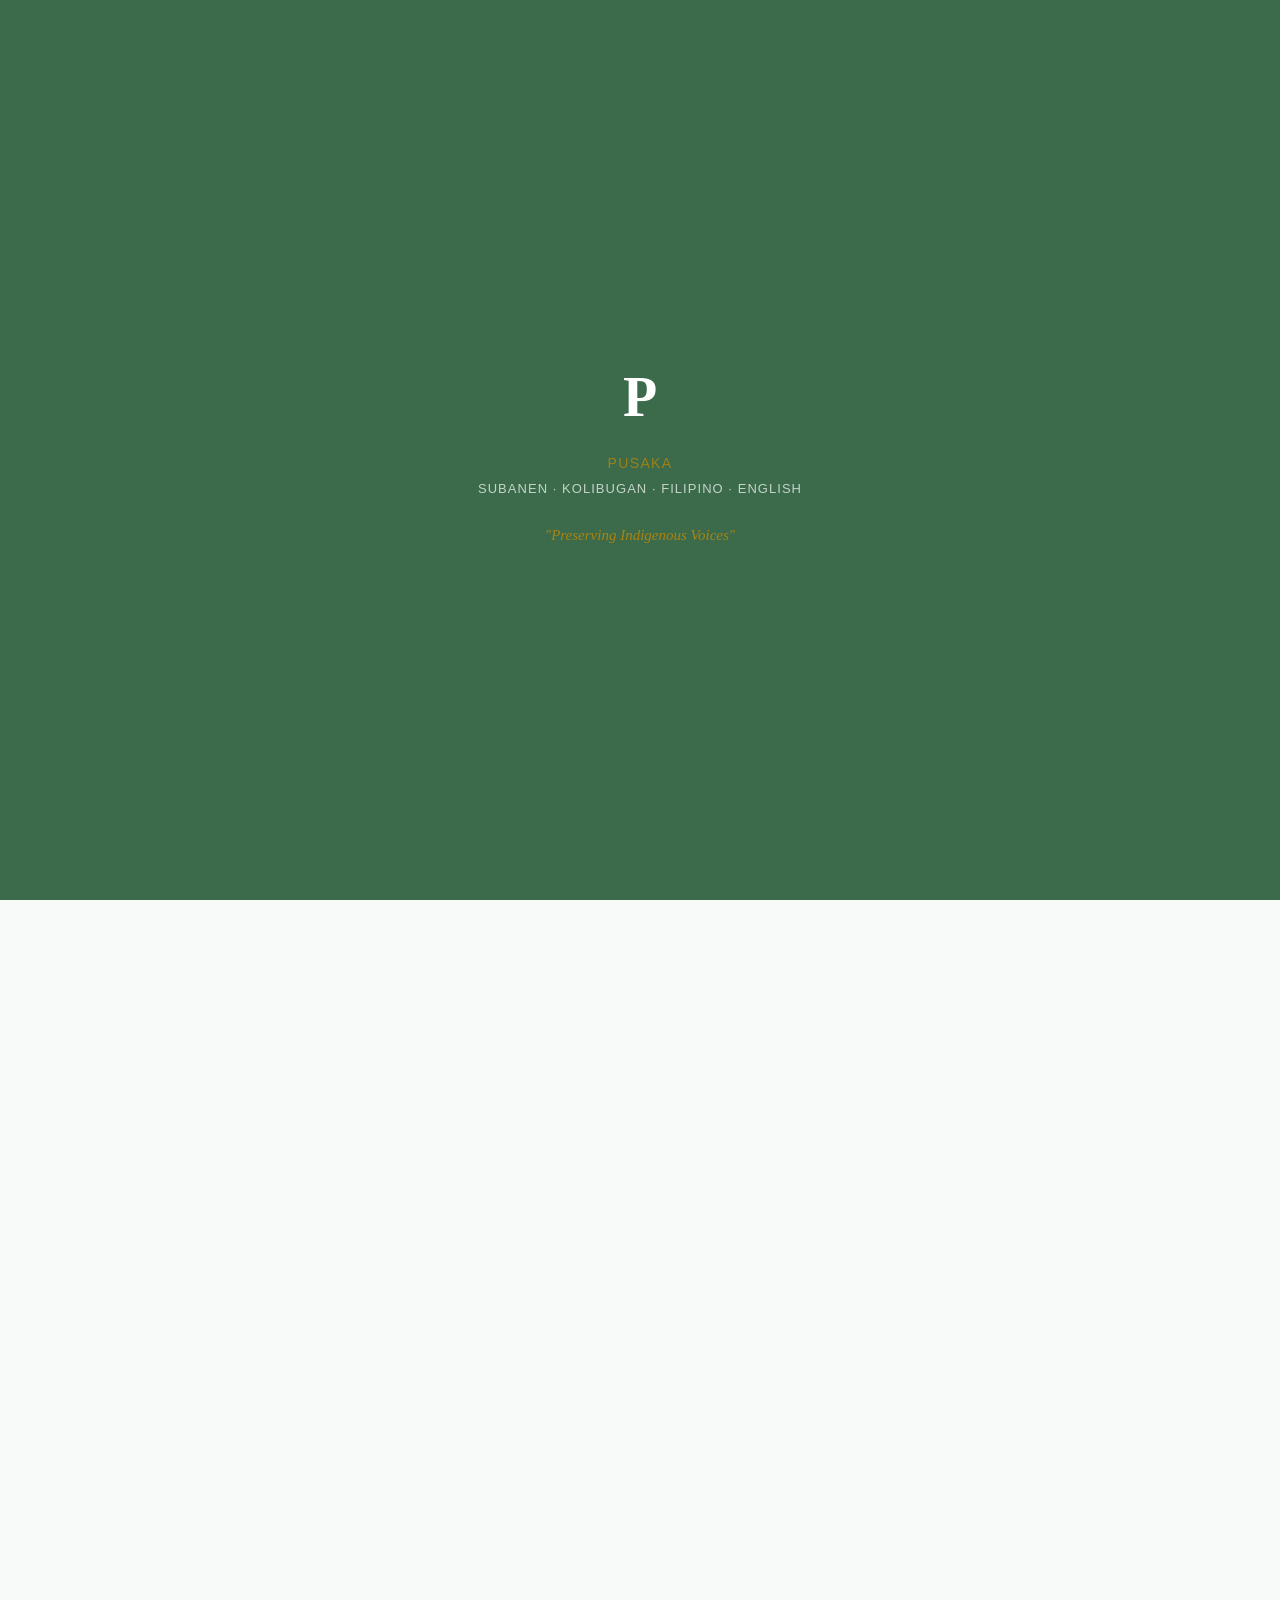
<file: index.html>
<!DOCTYPE html>
<html lang="en">

<head>
    <meta charset="UTF-8">
    <meta http-equiv="refresh" content="0; url=public/index.html">
    <title>Redirecting...</title>
</head>

<body>
    <p>If you are not redirected, <a href="public/index.html">click here</a>.</p>
</body>

</html>
</file>
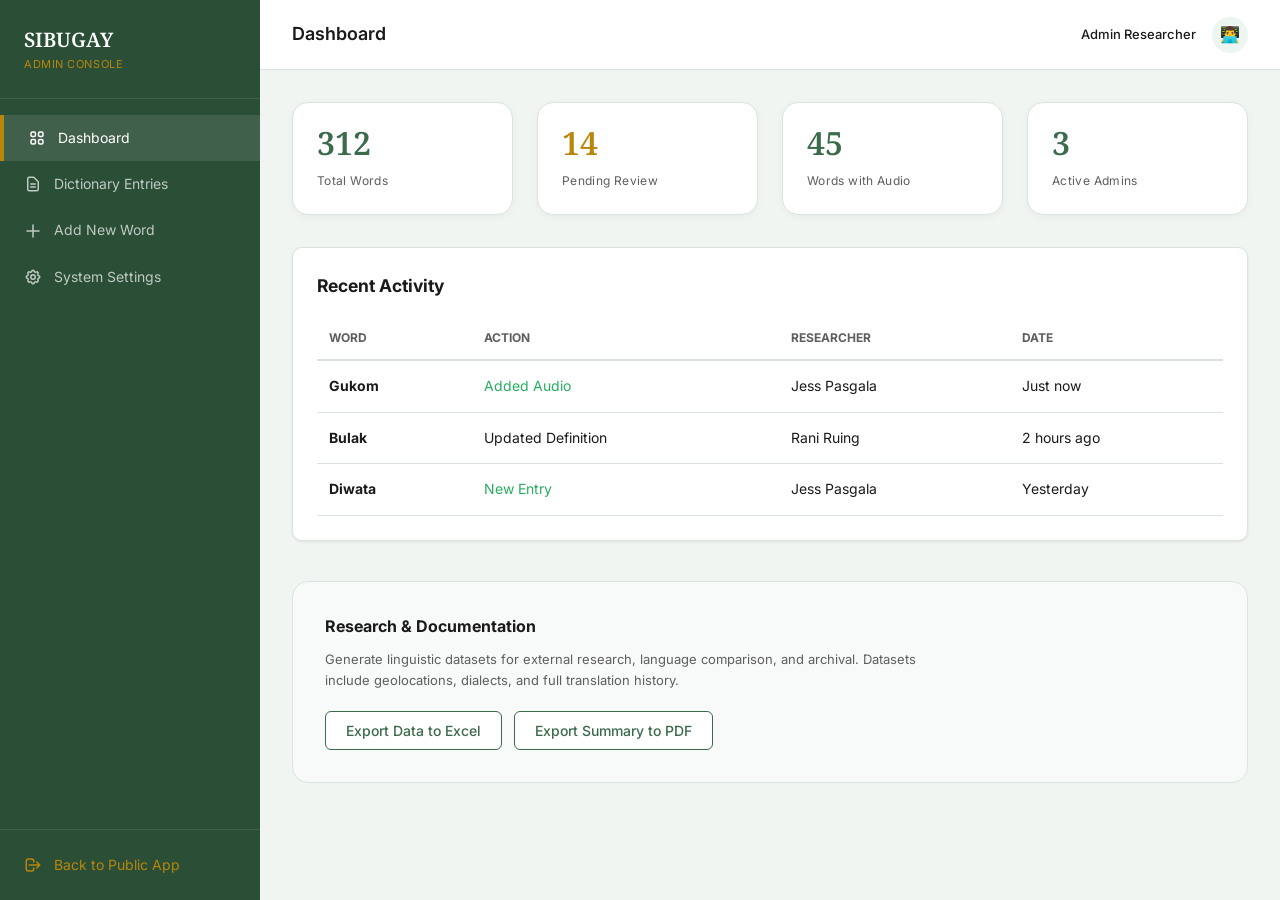
<file: admin/admin.html>
<!DOCTYPE html>
<html lang="en">
<head>
  <meta charset="UTF-8">
  <meta name="viewport" content="width=device-width, initial-scale=1.0">
  <title>Admin Dashboard — Project SIBUGAY</title>
  <link rel="preconnect" href="https://fonts.googleapis.com" />
  <link rel="preconnect" href="https://fonts.gstatic.com" crossorigin />
  <link href="https://fonts.googleapis.com/css2?family=Noto+Serif:ital,wght@0,400;0,600;1,400&family=Inter:wght@400;500;600&display=swap" rel="stylesheet" />
  <link rel="stylesheet" href="../public/css/styles.css" />
  <link rel="stylesheet" href="css/admin.css" />
</head>
<body>

<div class="admin-layout">
  
  <!-- SIDEBAR -->
  <aside class="sidebar">
    <div class="sidebar__header">
      <div class="sidebar__title">SIBUGAY</div>
      <div class="sidebar__subtitle">Admin Console</div>
    </div>
    <nav class="sidebar__nav">
      <a href="#" class="sidebar__link active" data-view="dashboard">
        <svg xmlns="http://www.w3.org/2000/svg" width="18" height="18" fill="none" viewBox="0 0 24 24" stroke="currentColor" stroke-width="2"><path stroke-linecap="round" stroke-linejoin="round" d="M4 6a2 2 0 012-2h2a2 2 0 012 2v2a2 2 0 01-2 2H6a2 2 0 01-2-2V6zm10 0a2 2 0 012-2h2a2 2 0 012 2v2a2 2 0 01-2 2h-2a2 2 0 01-2-2V6zM4 16a2 2 0 012-2h2a2 2 0 012 2v2a2 2 0 01-2 2H6a2 2 0 01-2-2v-2zm10 0a2 2 0 012-2h2a2 2 0 012 2v2a2 2 0 01-2 2h-2a2 2 0 01-2-2v-2z" /></svg>
        Dashboard
      </a>
      <a href="#" class="sidebar__link" data-view="entries">
        <svg xmlns="http://www.w3.org/2000/svg" width="18" height="18" fill="none" viewBox="0 0 24 24" stroke="currentColor" stroke-width="2"><path stroke-linecap="round" stroke-linejoin="round" d="M9 12h6m-6 4h6m2 5H7a2 2 0 01-2-2V5a2 2 0 012-2h5.586a1 1 0 01.707.293l5.414 5.414a1 1 0 01.293.707V19a2 2 0 01-2 2z" /></svg>
        Dictionary Entries
      </a>
      <a href="#" class="sidebar__link" data-view="add">
        <svg xmlns="http://www.w3.org/2000/svg" width="18" height="18" fill="none" viewBox="0 0 24 24" stroke="currentColor" stroke-width="2"><path stroke-linecap="round" stroke-linejoin="round" d="M12 4v16m8-8H4" /></svg>
        Add New Word
      </a>
      <a href="#" class="sidebar__link">
        <svg xmlns="http://www.w3.org/2000/svg" width="18" height="18" fill="none" viewBox="0 0 24 24" stroke="currentColor" stroke-width="2"><path stroke-linecap="round" stroke-linejoin="round" d="M10.325 4.317c.426-1.756 2.924-1.756 3.35 0a1.724 1.724 0 002.573 1.066c1.543-.94 3.31.826 2.37 2.37a1.724 1.724 0 001.065 2.572c1.756.426 1.756 2.924 0 3.35a1.724 1.724 0 00-1.066 2.573c.94 1.543-.826 3.31-2.37 2.37a1.724 1.724 0 00-2.572 1.065c-.426 1.756-2.924 1.756-3.35 0a1.724 1.724 0 00-2.573-1.066c-1.543.94-3.31-.826-2.37-2.37a1.724 1.724 0 00-1.065-2.572c-1.756-.426-1.756-2.924 0-3.35a1.724 1.724 0 001.066-2.573c-.94-1.543.826-3.31 2.37-2.37.996.608 2.296.07 2.572-1.065z" /><path stroke-linecap="round" stroke-linejoin="round" d="M15 12a3 3 0 11-6 0 3 3 0 016 0z" /></svg>
        System Settings
      </a>
    </nav>
    <div style="padding: 1.5rem; border-top: 1px solid rgba(255,255,255,0.1);">
      <a href="../public/index.html" class="sidebar__link" style="padding:0; color:var(--color-gold);">
        <svg xmlns="http://www.w3.org/2000/svg" width="18" height="18" fill="none" viewBox="0 0 24 24" stroke="currentColor" stroke-width="2"><path stroke-linecap="round" stroke-linejoin="round" d="M17 16l4-4m0 0l-4-4m4 4H7m6 4v1a3 3 0 01-3 3H6a3 3 0 01-3-3V7a3 3 0 013-3h4a3 3 0 013 3v1" /></svg>
        Back to Public App
      </a>
    </div>
  </aside>

  <!-- MAIN AREA -->
  <main class="admin-main">
    <header class="admin-header">
      <div class="admin-header__title" id="pageTitle">Dashboard</div>
      <div style="display:flex; align-items:center; gap: 1rem;">
        <span style="font-size: 13px; font-weight: 500;">Admin Researcher</span>
        <div class="avatar" style="width: 36px; height: 36px; font-size: 16px; margin:0; border:none; background: var(--color-primary-light); color: var(--color-primary);">👨‍💻</div>
      </div>
    </header>

    <div class="admin-content" id="admin-content">
      <!-- Content injected by JS -->
    </div>
  </main>
</div>

<!-- TOAST CONTAINER -->
<div class="toast-container" id="toast-container"></div>

<!-- TEMPLATES -->

<!-- Dashboard Template -->
<template id="tpl-dashboard">
  <div class="admin-stats">
    <div class="stat-card">
      <div class="stat-card__number">312</div>
      <div class="stat-card__label">Total Words</div>
    </div>
    <div class="stat-card">
      <div class="stat-card__number" style="color:var(--color-gold)">14</div>
      <div class="stat-card__label">Pending Review</div>
    </div>
    <div class="stat-card">
      <div class="stat-card__number">45</div>
      <div class="stat-card__label">Words with Audio</div>
    </div>
    <div class="stat-card">
      <div class="stat-card__number">3</div>
      <div class="stat-card__label">Active Admins</div>
    </div>
  </div>

  <div class="admin-card">
    <h3 style="margin-bottom: 1rem;">Recent Activity</h3>
    <table class="data-table">
      <thead>
        <tr>
          <th>Word</th>
          <th>Action</th>
          <th>Researcher</th>
          <th>Date</th>
        </tr>
      </thead>
      <tbody>
        <tr>
          <td><strong>Gukom</strong></td>
          <td><span style="color:var(--color-success)">Added Audio</span></td>
          <td>Jess Pasgala</td>
          <td>Just now</td>
        </tr>
        <tr>
          <td><strong>Bulak</strong></td>
          <td>Updated Definition</td>
          <td>Rani Ruing</td>
          <td>2 hours ago</td>
        </tr>
        <tr>
          <td><strong>Diwata</strong></td>
          <td><span style="color:var(--color-success)">New Entry</span></td>
          <td>Jess Pasgala</td>
          <td>Yesterday</td>
        </tr>
      </tbody>
    </table>
  </div>

    <div style="margin-top:2.5rem; padding:2rem; background:var(--color-surface); border:1px solid var(--color-border); border-radius:var(--radius-lg);">
      <h3 style="margin-bottom:10px; font-size:16px;">Research & Documentation</h3>
      <p style="font-size:13px; color:var(--color-text-muted); margin-bottom:20px; max-width:600px;">Generate linguistic datasets for external research, language comparison, and archival. Datasets include geolocations, dialects, and full translation history.</p>
      <div style="display:flex; gap:12px;">
        <button class="btn-outline" style="background:white;" onclick="window.showToast('📊 Generating Excel Dataset...')">Export Data to Excel</button>
        <button class="btn-outline" style="background:white;" onclick="window.showToast('📄 Generating PDF Report...')">Export Summary to PDF</button>
      </div>
    </div>
  </div>

</template>

<!-- Entries Template -->
<template id="tpl-entries">
  <div class="admin-card">
    <div class="flex-between">
      <div style="display:flex; gap: 1rem; align-items:center;">
        <input type="text" class="form-control" placeholder="Search entries..." style="width: 250px;">
        <select class="form-control" style="width: 150px;">
          <option>All Categories</option>
          <option>Nature</option>
          <option>Rituals</option>
        </select>
      </div>
      <button class="btn-primary" onclick="switchView('add')">+ Add New</button>
    </div>

    <table class="data-table">
      <thead>
        <tr>
          <th>Term</th>
          <th>Filipino</th>
          <th>English</th>
          <th>Status</th>
          <th>Audio</th>
          <th style="text-align:right">Actions</th>
        </tr>
      </thead>
      <tbody>
        <tr>
          <td><strong>Gukom</strong></td>
          <td>Pinuno ng tribu</td>
          <td>Tribal elder</td>
          <td><span class="status-badge approved">Validated</span></td>
          <td>✅</td>
          <td style="text-align:right">
            <button class="action-btn" aria-label="Edit">✏️</button>
            <button class="action-btn delete" aria-label="Delete">🗑️</button>
          </td>
        </tr>
        <tr>
          <td><strong>Bulak</strong></td>
          <td>Bulaklak</td>
          <td>Flower</td>
          <td><span class="status-badge approved">Validated</span></td>
          <td>✅</td>
          <td style="text-align:right">
            <button class="action-btn" aria-label="Edit">✏️</button>
            <button class="action-btn delete" aria-label="Delete">🗑️</button>
          </td>
        </tr>
        <tr>
          <td><strong>Tul-id</strong></td>
          <td>Tuwid</td>
          <td>Straight</td>
          <td><span class="status-badge pending">Pending</span></td>
          <td>❌</td>
          <td style="text-align:right">
            <button class="action-btn" aria-label="Edit">✏️</button>
            <button class="action-btn delete" aria-label="Delete">🗑️</button>
          </td>
        </tr>
      </tbody>
    </table>
  </div>
</template>

<!-- Add New Template -->
<template id="tpl-add">
  <div class="admin-card" style="max-width: 800px;">
    <h3 style="margin-bottom: 1.5rem;">Add New Dictionary Entry</h3>
    <form id="addWordForm" onsubmit="event.preventDefault(); window.showToast('✅ Word saved successfully! It is pending Gukom validation.'); switchView('entries');">
      <div class="form-grid">
        <div class="form-group full">
          <label>Indigenous Term (Subanen / Kolibugan)</label>
          <input type="text" class="form-control" required placeholder="e.g. Gukom">
        </div>
        
        <div class="form-group">
          <label>Filipino Translation</label>
          <input type="text" class="form-control" required placeholder="e.g. Pinuno ng tribu">
        </div>
        <div class="form-group">
          <label>English Translation</label>
          <input type="text" class="form-control" required placeholder="e.g. Tribal elder">
        </div>

        <div class="form-group">
          <label>Part of Speech</label>
          <select class="form-control">
            <option>Noun</option>
            <option>Verb</option>
            <option>Adjective</option>
            <option>Adverb</option>
          </select>
        </div>
        <div class="form-group">
          <label>Category</label>
          <select class="form-control">
            <option>Governance</option>
            <option>Nature & Land</option>
            <option>Beliefs & Rituals</option>
            <option>Family & Kinship</option>
          </select>
        </div>

        <div class="form-group full">
          <label>Definition & Cultural Context</label>
          <textarea class="form-control" required placeholder="Explain the cultural significance of this word..."></textarea>
        </div>

        <div class="form-group full">
          <label>Upload Audio Pronunciation</label>
          <div style="border: 2px dashed var(--color-border); padding: 2rem; text-align:center; border-radius: var(--radius-md);">
            <p style="font-size:13px; color:var(--color-text-muted); margin-bottom: 10px;">Drag and drop audio file here, or click to browse.</p>
            <button type="button" class="btn-outline">Select .MP3 File</button>
          </div>
        </div>
      </div>
      
      <div style="display:flex; justify-content:flex-end; gap: 1rem; margin-top: 1rem; border-top: 1px solid var(--color-border); padding-top: 1.5rem;">
        <button type="button" class="btn-outline" onclick="switchView('entries')">Cancel</button>
        <button type="submit" class="btn-primary">Save Entry</button>
      </div>
    </form>
  </div>
</template>

<script>
  // Simple view router for Admin
  const contentArea = document.getElementById('admin-content');
  const pageTitle = document.getElementById('pageTitle');
  
  function switchView(viewName) {
    const tpl = document.getElementById('tpl-' + viewName);
    if(tpl) {
      contentArea.innerHTML = tpl.innerHTML;
    }
    
    // Update Title
    const titles = {
      'dashboard': 'Dashboard',
      'entries': 'Dictionary Entries',
      'add': 'Add New Word'
    };
    pageTitle.textContent = titles[viewName] || 'Admin';

    // Update Nav
    document.querySelectorAll('.sidebar__link').forEach(link => {
      if(link.dataset.view) {
        link.classList.toggle('active', link.dataset.view === viewName);
      }
    });
  }

  // Bind sidebar nav
  document.querySelectorAll('.sidebar__link').forEach(link => {
    link.addEventListener('click', (e) => {
      const view = e.currentTarget.dataset.view;
      if (view) {
        e.preventDefault();
        switchView(view);
      }
    });
  });

  // Global Toast Function (copied from app.js)
  window.showToast = function(message) {
    const container = document.getElementById('toast-container');
    if (!container) return;
    const toast = document.createElement('div');
    toast.className = 'toast';
    toast.textContent = message;
    container.appendChild(toast);
    
    requestAnimationFrame(() => toast.classList.add('show'));
    
    setTimeout(() => {
      toast.classList.remove('show');
      setTimeout(() => toast.remove(), 300);
    }, 3000);
  };

  // Init
  switchView('dashboard');
</script>
</body>
</html>
</file>
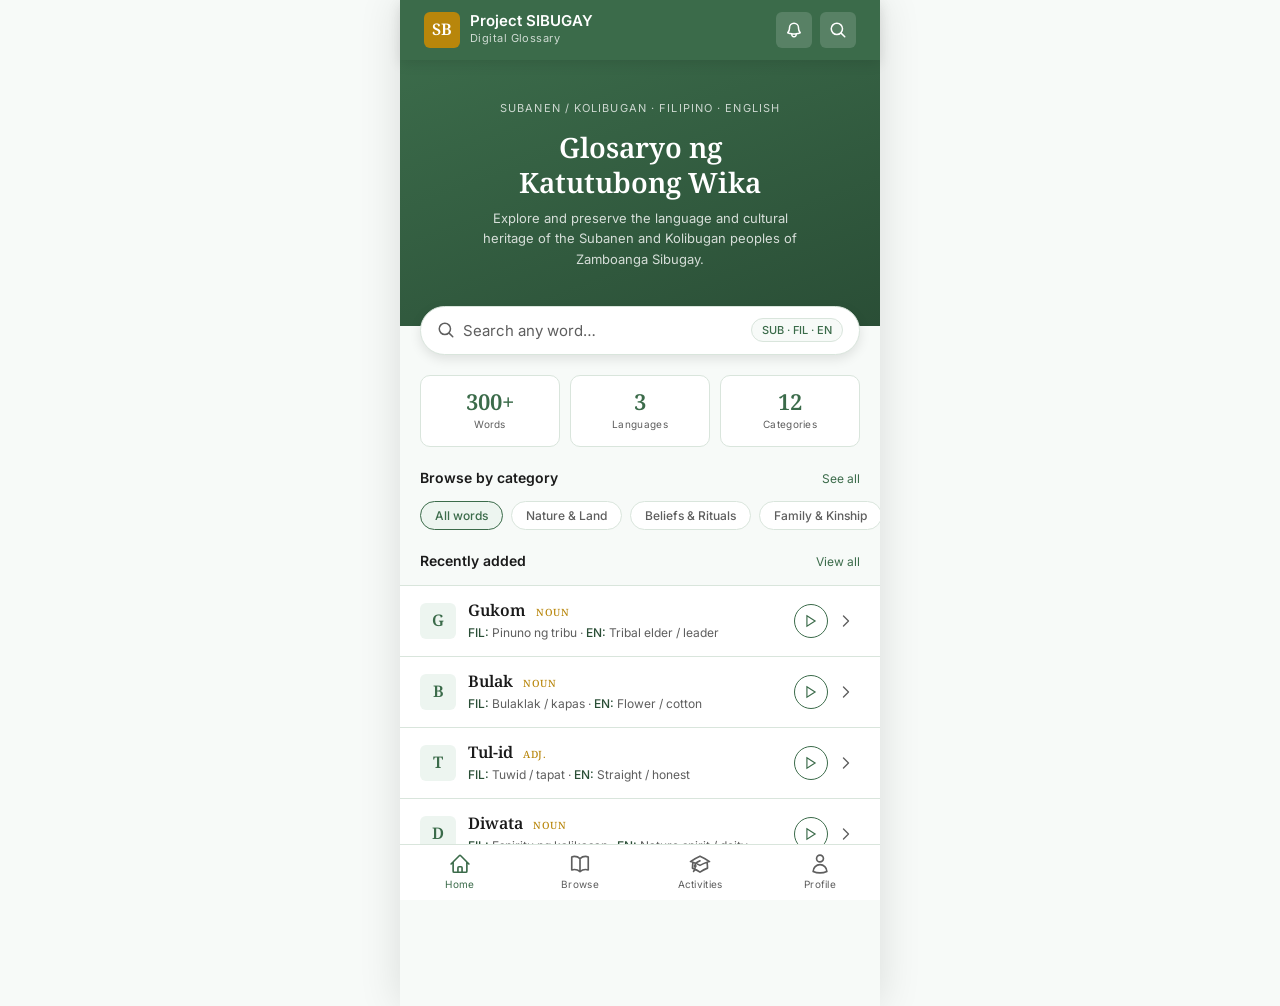
<file: public/FilGlos-Skeleton.html>
<!DOCTYPE html>
<html lang="tl">
<head>
  <meta charset="UTF-8" />
  <meta name="viewport" content="width=device-width, initial-scale=1.0" />
  <title>Project SIBUGAY — Digital Glossary</title>
  <link rel="preconnect" href="https://fonts.googleapis.com" />
  <link rel="preconnect" href="https://fonts.gstatic.com" crossorigin />
  <link href="https://fonts.googleapis.com/css2?family=Noto+Serif:ital,wght@0,400;0,600;1,400&family=Inter:wght@400;500;600&display=swap" rel="stylesheet" />
  <style>
    /* ===================== RESET & ROOT ===================== */
    *, *::before, *::after { box-sizing: border-box; margin: 0; padding: 0; }

    :root {
      --color-primary:      #3B6B4A;
      --color-primary-dark: #2A4E36;
      --color-primary-light:#EDF5F0;
      --color-gold:         #B8860B;
      --color-gold-light:   #FDF6E3;
      --color-text:         #1A1A1A;
      --color-text-muted:   #5E5E5E;
      --color-border:       #D9E5DC;
      --color-surface:      #F7FAF8;
      --color-white:        #FFFFFF;
      --color-danger:       #C0392B;
      --color-success:      #27AE60;
      --font-body:          'Inter', sans-serif;
      --font-serif:         'Noto Serif', serif;
      --radius-sm:          6px;
      --radius-md:          10px;
      --radius-lg:          16px;
      --shadow-sm:          0 1px 3px rgba(0,0,0,.08);
      --shadow-md:          0 4px 12px rgba(0,0,0,.10);
    }

    body {
      font-family: var(--font-body);
      background: var(--color-surface);
      color: var(--color-text);
      font-size: 15px;
      line-height: 1.6;
      min-height: 100vh;
    }

    a  { text-decoration: none; color: inherit; }
    button { cursor: pointer; font-family: inherit; }
    img { display: block; max-width: 100%; }
    ul, ol { list-style: none; }

    /* ===================== HIDDEN UTILITY ===================== */
    .sr-only {
      position: absolute; width: 1px; height: 1px;
      padding: 0; margin: -1px; overflow: hidden;
      clip: rect(0,0,0,0); white-space: nowrap; border: 0;
    }

    /* ===================== LAYOUT SHELL ===================== */
    .app-shell {
      display: grid;
      grid-template-rows: auto 1fr auto;
      min-height: 100vh;
    }

    /* ===================== TOP NAV ===================== */
    .topnav {
      background: var(--color-primary);
      color: var(--color-white);
      padding: 0 1.5rem;
      display: flex;
      align-items: center;
      justify-content: space-between;
      height: 60px;
      position: sticky;
      top: 0;
      z-index: 100;
      box-shadow: var(--shadow-md);
    }

    .topnav__brand {
      display: flex;
      align-items: center;
      gap: 10px;
    }

    .topnav__logo {
      width: 36px;
      height: 36px;
      background: var(--color-gold);
      border-radius: var(--radius-sm);
      display: flex;
      align-items: center;
      justify-content: center;
      font-family: var(--font-serif);
      font-weight: 600;
      font-size: 16px;
      color: var(--color-white);
      letter-spacing: 0.02em;
    }

    .topnav__title {
      display: flex;
      flex-direction: column;
    }

    .topnav__title strong {
      font-size: 15px;
      font-weight: 600;
      line-height: 1.2;
    }

    .topnav__title span {
      font-size: 11px;
      opacity: 0.75;
      letter-spacing: 0.04em;
    }

    .topnav__actions {
      display: flex;
      align-items: center;
      gap: 8px;
    }

    .btn-icon {
      background: rgba(255,255,255,.15);
      border: none;
      border-radius: var(--radius-sm);
      color: var(--color-white);
      width: 36px;
      height: 36px;
      display: flex;
      align-items: center;
      justify-content: center;
      font-size: 18px;
      transition: background .15s;
    }

    .btn-icon:hover { background: rgba(255,255,255,.25); }

    /* ===================== BOTTOM NAV ===================== */
    .bottomnav {
      background: var(--color-white);
      border-top: 1px solid var(--color-border);
      display: flex;
      align-items: stretch;
      position: sticky;
      bottom: 0;
      z-index: 100;
    }

    .bottomnav__item {
      flex: 1;
      display: flex;
      flex-direction: column;
      align-items: center;
      justify-content: center;
      padding: 8px 0 10px;
      gap: 3px;
      background: none;
      border: none;
      color: var(--color-text-muted);
      font-size: 10px;
      font-family: inherit;
      letter-spacing: 0.03em;
      transition: color .15s;
    }

    .bottomnav__item.active { color: var(--color-primary); }

    .bottomnav__item svg {
      width: 22px;
      height: 22px;
      stroke: currentColor;
      fill: none;
      stroke-width: 1.8;
      stroke-linecap: round;
      stroke-linejoin: round;
    }

    /* ===================== PAGE VIEWS ===================== */
    .main-content { overflow-y: auto; }
    .page-view { display: none; }
    .page-view.active { display: block; }

    /* ===================== HERO / HOME ===================== */
    .home-hero {
      background: linear-gradient(160deg, var(--color-primary) 0%, var(--color-primary-dark) 100%);
      color: var(--color-white);
      padding: 2.5rem 1.5rem 2rem;
      text-align: center;
    }

    .home-hero__eyebrow {
      font-size: 11px;
      letter-spacing: 0.1em;
      text-transform: uppercase;
      opacity: 0.75;
      margin-bottom: 0.75rem;
    }

    .home-hero__title {
      font-family: var(--font-serif);
      font-size: 28px;
      font-weight: 600;
      line-height: 1.25;
      margin-bottom: 0.5rem;
    }

    .home-hero__subtitle {
      font-size: 13px;
      opacity: 0.8;
      max-width: 320px;
      margin: 0 auto 1.5rem;
    }

    /* ===================== SEARCH BAR ===================== */
    .search-wrap {
      padding: 0 1.25rem;
      margin-top: -20px;
      position: relative;
      z-index: 10;
    }

    .search-box {
      display: flex;
      align-items: center;
      background: var(--color-white);
      border: 1.5px solid var(--color-border);
      border-radius: 40px;
      padding: 0 1rem;
      box-shadow: var(--shadow-md);
      gap: 8px;
    }

    .search-box svg {
      width: 18px;
      height: 18px;
      stroke: var(--color-text-muted);
      fill: none;
      stroke-width: 2;
      flex-shrink: 0;
    }

    .search-box input {
      flex: 1;
      border: none;
      outline: none;
      font-family: inherit;
      font-size: 15px;
      padding: 14px 0;
      background: transparent;
      color: var(--color-text);
    }

    .search-box input::placeholder { color: var(--color-text-muted); }

    .search-box__lang-toggle {
      border: 1px solid var(--color-border);
      border-radius: 20px;
      padding: 4px 10px;
      font-size: 11px;
      font-weight: 500;
      background: var(--color-surface);
      color: var(--color-primary);
      white-space: nowrap;
    }

    /* ===================== STATS ROW ===================== */
    .stats-row {
      display: grid;
      grid-template-columns: repeat(3, 1fr);
      gap: 10px;
      padding: 1.25rem;
    }

    .stat-card {
      background: var(--color-white);
      border: 1px solid var(--color-border);
      border-radius: var(--radius-md);
      padding: 0.875rem;
      text-align: center;
    }

    .stat-card__number {
      font-size: 22px;
      font-weight: 600;
      color: var(--color-primary);
      font-family: var(--font-serif);
      line-height: 1;
    }

    .stat-card__label {
      font-size: 10px;
      color: var(--color-text-muted);
      margin-top: 4px;
      letter-spacing: 0.03em;
    }

    /* ===================== SECTION HEADER ===================== */
    .section-header {
      display: flex;
      align-items: baseline;
      justify-content: space-between;
      padding: 0 1.25rem;
      margin-bottom: 0.75rem;
    }

    .section-header h2 {
      font-size: 14px;
      font-weight: 600;
      color: var(--color-text);
    }

    .section-header a { font-size: 12px; color: var(--color-primary); }

    /* ===================== CATEGORY CHIPS ===================== */
    .chips-scroll {
      display: flex;
      gap: 8px;
      padding: 0 1.25rem 1.25rem;
      overflow-x: auto;
      -webkit-overflow-scrolling: touch;
      scrollbar-width: none;
    }

    .chips-scroll::-webkit-scrollbar { display: none; }

    .chip {
      border: 1.5px solid var(--color-border);
      border-radius: 40px;
      padding: 6px 14px;
      font-size: 12px;
      font-weight: 500;
      white-space: nowrap;
      background: var(--color-white);
      color: var(--color-text-muted);
      flex-shrink: 0;
      transition: all .15s;
    }

    .chip.active, .chip:hover {
      background: var(--color-primary-light);
      border-color: var(--color-primary);
      color: var(--color-primary);
    }

    /* ===================== WORD CARDS ===================== */
    .word-list {
      display: flex;
      flex-direction: column;
      gap: 0;
      margin: 0;
    }

    .word-card {
      display: flex;
      align-items: center;
      gap: 12px;
      padding: 14px 1.25rem;
      background: var(--color-white);
      border-bottom: 1px solid var(--color-border);
      transition: background .12s;
    }

    .word-card:first-child { border-top: 1px solid var(--color-border); }
    .word-card:hover { background: var(--color-surface); }

    .word-card__alpha {
      width: 36px;
      height: 36px;
      background: var(--color-primary-light);
      border-radius: var(--radius-sm);
      display: flex;
      align-items: center;
      justify-content: center;
      font-family: var(--font-serif);
      font-size: 16px;
      font-weight: 600;
      color: var(--color-primary);
      flex-shrink: 0;
    }

    .word-card__body { flex: 1; min-width: 0; }

    .word-card__term {
      font-family: var(--font-serif);
      font-size: 16px;
      font-weight: 600;
      color: var(--color-text);
      line-height: 1.3;
    }

    .word-card__pos {
      font-size: 10px;
      color: var(--color-gold);
      font-weight: 500;
      letter-spacing: 0.05em;
      text-transform: uppercase;
      margin-left: 6px;
    }

    .word-card__translations {
      font-size: 12px;
      color: var(--color-text-muted);
      margin-top: 2px;
      white-space: nowrap;
      overflow: hidden;
      text-overflow: ellipsis;
    }

    .word-card__lang-tag {
      font-weight: 500;
      color: var(--color-primary-dark);
    }

    .word-card__actions {
      display: flex;
      align-items: center;
      gap: 4px;
    }

    .btn-audio {
      width: 34px;
      height: 34px;
      border-radius: 50%;
      border: 1.5px solid var(--color-primary);
      background: none;
      color: var(--color-primary);
      display: flex;
      align-items: center;
      justify-content: center;
    }

    .btn-audio svg {
      width: 14px;
      height: 14px;
      stroke: currentColor;
      fill: none;
      stroke-width: 2;
    }

    .btn-chevron {
      width: 28px;
      height: 28px;
      display: flex;
      align-items: center;
      justify-content: center;
      border: none;
      background: none;
      color: var(--color-text-muted);
    }

    .btn-chevron svg {
      width: 16px;
      height: 16px;
      stroke: currentColor;
      fill: none;
      stroke-width: 2;
    }

    /* ===================== WORD DETAIL PANEL ===================== */
    .detail-panel {
      display: none;
      position: fixed;
      inset: 0;
      z-index: 200;
      flex-direction: column;
      background: var(--color-surface);
    }

    .detail-panel.open { display: flex; }

    .detail-panel__topbar {
      background: var(--color-white);
      border-bottom: 1px solid var(--color-border);
      display: flex;
      align-items: center;
      padding: 0 1rem;
      height: 56px;
      gap: 12px;
    }

    .btn-back {
      border: none;
      background: none;
      display: flex;
      align-items: center;
      justify-content: center;
      padding: 4px;
      color: var(--color-primary);
    }

    .btn-back svg {
      width: 22px;
      height: 22px;
      stroke: currentColor;
      fill: none;
      stroke-width: 2;
    }

    .detail-panel__topbar h2 {
      font-family: var(--font-serif);
      font-size: 18px;
      font-weight: 600;
      flex: 1;
    }

    .detail-panel__scroll { flex: 1; overflow-y: auto; }

    .detail-hero {
      background: var(--color-primary);
      color: var(--color-white);
      padding: 1.75rem 1.5rem 2rem;
    }

    .detail-hero__word {
      font-family: var(--font-serif);
      font-size: 32px;
      font-weight: 600;
      line-height: 1.2;
    }

    .detail-hero__meta {
      display: flex;
      align-items: center;
      gap: 8px;
      margin-top: 6px;
    }

    .badge {
      font-size: 10px;
      font-weight: 600;
      letter-spacing: 0.06em;
      text-transform: uppercase;
      padding: 3px 8px;
      border-radius: 20px;
    }

    .badge--pos  { background: rgba(255,255,255,.2); color: var(--color-white); }
    .badge--lang { background: var(--color-gold);    color: var(--color-white); }

    .btn-audio-lg {
      margin-top: 1rem;
      display: inline-flex;
      align-items: center;
      gap: 8px;
      background: rgba(255,255,255,.15);
      border: 1.5px solid rgba(255,255,255,.4);
      border-radius: 40px;
      color: var(--color-white);
      padding: 8px 16px;
      font-size: 13px;
      font-family: inherit;
      font-weight: 500;
    }

    .btn-audio-lg svg {
      width: 16px;
      height: 16px;
      stroke: currentColor;
      fill: none;
      stroke-width: 2;
    }

    .detail-body { padding: 1.25rem; display: flex; flex-direction: column; gap: 1rem; }

    .detail-section {
      background: var(--color-white);
      border: 1px solid var(--color-border);
      border-radius: var(--radius-md);
      overflow: hidden;
    }

    .detail-section__label {
      font-size: 10px;
      font-weight: 600;
      letter-spacing: 0.08em;
      text-transform: uppercase;
      color: var(--color-text-muted);
      padding: 10px 14px 6px;
      border-bottom: 1px solid var(--color-border);
      background: var(--color-surface);
    }

    .detail-section__content { padding: 14px; }

    .translations-grid {
      display: grid;
      grid-template-columns: 1fr 1fr;
      gap: 10px;
    }

    .translation-item__flag  { font-size: 20px; margin-bottom: 4px; }
    .translation-item__lang  { font-size: 10px; color: var(--color-text-muted); letter-spacing: 0.05em; text-transform: uppercase; }
    .translation-item__word  { font-size: 15px; font-weight: 500; color: var(--color-text); margin-top: 2px; }

    .example-sentence {
      font-family: var(--font-serif);
      font-style: italic;
      font-size: 14px;
      line-height: 1.7;
      color: var(--color-text);
      margin-bottom: 8px;
    }

    .example-sentence__translation {
      font-size: 13px;
      color: var(--color-text-muted);
      font-style: normal;
      font-family: var(--font-body);
    }

    .cultural-note { font-size: 14px; line-height: 1.75; color: var(--color-text); }

    .etymology-tag {
      display: inline-block;
      background: var(--color-gold-light);
      border: 1px solid #DEB84A;
      color: #7A5C00;
      border-radius: var(--radius-sm);
      padding: 2px 8px;
      font-size: 11px;
      font-weight: 500;
      margin-bottom: 8px;
    }

    /* ===================== ACTIVITIES VIEW ===================== */
    .quiz-header {
      background: var(--color-primary);
      color: var(--color-white);
      padding: 1.5rem 1.25rem 1.25rem;
    }

    .quiz-header__eyebrow { font-size: 11px; opacity: 0.75; letter-spacing: 0.06em; text-transform: uppercase; }
    .quiz-header h2       { font-family: var(--font-serif); font-size: 20px; margin-top: 4px; }

    .progress-bar {
      margin-top: 1rem;
      background: rgba(255,255,255,.25);
      height: 6px;
      border-radius: 3px;
      overflow: hidden;
    }

    .progress-bar__fill {
      background: var(--color-white);
      height: 100%;
      border-radius: 3px;
      width: 40%;
      transition: width .3s;
    }

    .quiz-body { padding: 1.5rem 1.25rem; }

    .quiz-question {
      background: var(--color-white);
      border: 1px solid var(--color-border);
      border-radius: var(--radius-lg);
      padding: 1.5rem;
      text-align: center;
      margin-bottom: 1.5rem;
    }

    .quiz-question__prompt {
      font-size: 12px;
      color: var(--color-text-muted);
      text-transform: uppercase;
      letter-spacing: 0.06em;
      margin-bottom: 10px;
    }

    .quiz-question__word {
      font-family: var(--font-serif);
      font-size: 30px;
      font-weight: 600;
      color: var(--color-text);
    }

    .quiz-question__lang {
      font-size: 11px;
      color: var(--color-primary);
      margin-top: 4px;
      font-weight: 500;
    }

    .quiz-options { display: flex; flex-direction: column; gap: 10px; }

    .quiz-option {
      width: 100%;
      padding: 14px 1.25rem;
      border: 1.5px solid var(--color-border);
      border-radius: var(--radius-md);
      background: var(--color-white);
      font-size: 15px;
      font-family: inherit;
      color: var(--color-text);
      text-align: left;
      transition: all .15s;
    }

    .quiz-option:hover   { border-color: var(--color-primary); color: var(--color-primary); }
    .quiz-option.correct { border-color: var(--color-success); background: #EAF7EE; color: #1A6638; }
    .quiz-option.wrong   { border-color: var(--color-danger);  background: #FDECEA; color: #8B1A1A; }

    .activity-type-list {
      display: grid;
      grid-template-columns: 1fr 1fr;
      gap: 10px;
      padding: 1.25rem;
    }

    .activity-card {
      background: var(--color-white);
      border: 1.5px solid var(--color-border);
      border-radius: var(--radius-md);
      padding: 1rem;
      text-align: center;
      transition: all .15s;
      cursor: pointer;
    }

    .activity-card:hover { border-color: var(--color-primary); }

    .activity-card__icon  { font-size: 28px; margin-bottom: 8px; }
    .activity-card__title { font-size: 13px; font-weight: 600; margin-bottom: 4px; }
    .activity-card__desc  { font-size: 11px; color: var(--color-text-muted); line-height: 1.4; }

    /* ===================== BROWSE VIEW ===================== */
    .alpha-index {
      position: sticky;
      top: 0;
      background: var(--color-surface);
      border-bottom: 1px solid var(--color-border);
      padding: 8px 1.25rem;
      display: flex;
      gap: 6px;
      overflow-x: auto;
      scrollbar-width: none;
    }

    .alpha-index::-webkit-scrollbar { display: none; }

    .alpha-btn {
      min-width: 28px;
      height: 28px;
      border-radius: var(--radius-sm);
      border: 1px solid var(--color-border);
      background: var(--color-white);
      font-size: 12px;
      font-weight: 500;
      color: var(--color-text-muted);
      display: flex;
      align-items: center;
      justify-content: center;
    }

    .alpha-btn.active { background: var(--color-primary); border-color: var(--color-primary); color: var(--color-white); }

    .alpha-section-label {
      padding: 8px 1.25rem 4px;
      font-size: 12px;
      font-weight: 600;
      color: var(--color-primary);
      background: var(--color-surface);
      border-bottom: 1px solid var(--color-border);
      letter-spacing: 0.04em;
    }

    /* ===================== PROFILE / SETTINGS ===================== */
    .profile-header {
      background: var(--color-primary);
      color: var(--color-white);
      padding: 2rem 1.5rem 2.5rem;
      text-align: center;
    }

    .avatar {
      width: 72px;
      height: 72px;
      border-radius: 50%;
      background: rgba(255,255,255,.2);
      border: 3px solid rgba(255,255,255,.5);
      display: flex;
      align-items: center;
      justify-content: center;
      font-size: 28px;
      margin: 0 auto 12px;
    }

    .profile-header h2 { font-size: 18px; font-weight: 600; }
    .profile-header p  { font-size: 13px; opacity: 0.75; margin-top: 2px; }

    .settings-list {
      margin: 1.25rem;
      background: var(--color-white);
      border: 1px solid var(--color-border);
      border-radius: var(--radius-md);
      overflow: hidden;
    }

    .settings-item {
      display: flex;
      align-items: center;
      gap: 12px;
      padding: 14px;
      border-bottom: 1px solid var(--color-border);
    }

    .settings-item:last-child { border-bottom: none; }

    .settings-item__icon {
      width: 36px;
      height: 36px;
      border-radius: var(--radius-sm);
      display: flex;
      align-items: center;
      justify-content: center;
      font-size: 18px;
      flex-shrink: 0;
    }

    .settings-item__body { flex: 1; }
    .settings-item__label { font-size: 14px; font-weight: 500; }
    .settings-item__desc  { font-size: 12px; color: var(--color-text-muted); margin-top: 1px; }

    .toggle {
      width: 42px;
      height: 24px;
      background: var(--color-border);
      border-radius: 12px;
      position: relative;
      border: none;
      transition: background .2s;
      flex-shrink: 0;
    }

    .toggle.on { background: var(--color-primary); }

    .toggle::after {
      content: '';
      position: absolute;
      width: 18px;
      height: 18px;
      background: white;
      border-radius: 50%;
      top: 3px;
      left: 3px;
      transition: left .2s;
    }

    .toggle.on::after { left: 21px; }

    .lang-selector {
      display: flex;
      border: 1px solid var(--color-border);
      border-radius: 20px;
      overflow: hidden;
    }

    .lang-option {
      padding: 4px 10px;
      font-size: 11px;
      font-weight: 500;
      border: none;
      background: none;
      color: var(--color-text-muted);
      font-family: inherit;
    }

    .lang-option.active { background: var(--color-primary); color: white; }

    /* ===================== PADDING BOTTOM ===================== */
    .pb-nav { padding-bottom: 80px; }

    /* ===================== RESPONSIVE ===================== */
    @media (min-width: 640px) {
      .app-shell { max-width: 480px; margin: 0 auto; box-shadow: 0 0 40px rgba(0,0,0,.12); }
    }
  </style>
</head>
<body>
<div class="app-shell">

  <!-- ========== TOP NAV ========== -->
  <nav class="topnav" role="navigation" aria-label="Main navigation">
    <div class="topnav__brand">
      <div class="topnav__logo" aria-hidden="true">SB</div>
      <div class="topnav__title">
        <strong>Project SIBUGAY</strong>
        <span>Digital Glossary</span>
      </div>
    </div>
    <div class="topnav__actions">
      <button class="btn-icon" aria-label="Notifications">
        <svg xmlns="http://www.w3.org/2000/svg" fill="none" viewBox="0 0 24 24" stroke-width="2" stroke="currentColor" width="18" height="18"><path stroke-linecap="round" stroke-linejoin="round" d="M14.857 17.082a23.848 23.848 0 005.454-1.31A8.967 8.967 0 0118 9.75v-.7V9A6 6 0 006 9v.75a8.967 8.967 0 01-2.312 6.022c1.733.64 3.56 1.085 5.455 1.31m5.714 0a24.255 24.255 0 01-5.714 0m5.714 0a3 3 0 11-5.714 0" /></svg>
      </button>
      <button class="btn-icon" aria-label="Open search">
        <svg xmlns="http://www.w3.org/2000/svg" fill="none" viewBox="0 0 24 24" stroke-width="2" stroke="currentColor" width="18" height="18"><path stroke-linecap="round" stroke-linejoin="round" d="M21 21l-5.197-5.197m0 0A7.5 7.5 0 105.196 15.803 7.5 7.5 0 0015.803 15.803z" /></svg>
      </button>
    </div>
  </nav>

  <!-- ========== MAIN CONTENT ========== -->
  <main class="main-content" id="main-content">

    <!-- ===== HOME VIEW ===== -->
    <section class="page-view active pb-nav" id="view-home" aria-label="Home">

      <div class="home-hero">
        <p class="home-hero__eyebrow">Subanen / Kolibugan · Filipino · English</p>
        <h1 class="home-hero__title">Glosaryo ng<br>Katutubong Wika</h1>
        <p class="home-hero__subtitle">Explore and preserve the language and cultural heritage of the Subanen and Kolibugan peoples of Zamboanga Sibugay.</p>
      </div>

      <!-- Search -->
      <div class="search-wrap">
        <div class="search-box" role="search">
          <svg xmlns="http://www.w3.org/2000/svg" viewBox="0 0 24 24" aria-hidden="true"><path stroke-linecap="round" stroke-linejoin="round" d="M21 21l-5.197-5.197m0 0A7.5 7.5 0 105.196 15.803 7.5 7.5 0 0015.803 15.803z" /></svg>
          <input type="search" placeholder="Search any word…" aria-label="Search words" id="search-input" />
          <button class="search-box__lang-toggle" aria-label="Change search language">SUB · FIL · EN</button>
        </div>
      </div>

      <!-- Stats -->
      <div class="stats-row" aria-label="Glossary statistics">
        <div class="stat-card">
          <div class="stat-card__number">300+</div>
          <div class="stat-card__label">Words</div>
        </div>
        <div class="stat-card">
          <div class="stat-card__number">3</div>
          <div class="stat-card__label">Languages</div>
        </div>
        <div class="stat-card">
          <div class="stat-card__number">12</div>
          <div class="stat-card__label">Categories</div>
        </div>
      </div>

      <!-- Categories -->
      <div class="section-header">
        <h2>Browse by category</h2>
        <a href="#" role="button">See all</a>
      </div>
      <div class="chips-scroll" role="list" aria-label="Word categories">
        <button class="chip active" role="listitem">All words</button>
        <button class="chip" role="listitem">Nature &amp; Land</button>
        <button class="chip" role="listitem">Beliefs &amp; Rituals</button>
        <button class="chip" role="listitem">Family &amp; Kinship</button>
        <button class="chip" role="listitem">Food &amp; Farming</button>
        <button class="chip" role="listitem">Body &amp; Health</button>
        <button class="chip" role="listitem">Oral Traditions</button>
        <button class="chip" role="listitem">Governance</button>
        <button class="chip" role="listitem">Trade &amp; Craft</button>
      </div>

      <!-- Word List -->
      <div class="section-header">
        <h2>Recently added</h2>
        <a href="#" role="button">View all</a>
      </div>

      <ul class="word-list" aria-label="Word entries">

        <li class="word-card" role="listitem">
          <div class="word-card__alpha" aria-hidden="true">G</div>
          <div class="word-card__body">
            <div class="word-card__term">Gukom <span class="word-card__pos">noun</span></div>
            <div class="word-card__translations"><span class="word-card__lang-tag">FIL:</span> Pinuno ng tribu · <span class="word-card__lang-tag">EN:</span> Tribal elder / leader</div>
          </div>
          <div class="word-card__actions">
            <button class="btn-audio" aria-label="Play pronunciation of Gukom">
              <svg xmlns="http://www.w3.org/2000/svg" viewBox="0 0 24 24"><polygon points="5 3 19 12 5 21 5 3" /></svg>
            </button>
            <button class="btn-chevron" aria-label="View full entry for Gukom" onclick="openDetail('Gukom')">
              <svg xmlns="http://www.w3.org/2000/svg" viewBox="0 0 24 24"><path stroke-linecap="round" stroke-linejoin="round" d="M8.25 4.5l7.5 7.5-7.5 7.5" /></svg>
            </button>
          </div>
        </li>

        <li class="word-card" role="listitem">
          <div class="word-card__alpha" aria-hidden="true">B</div>
          <div class="word-card__body">
            <div class="word-card__term">Bulak <span class="word-card__pos">noun</span></div>
            <div class="word-card__translations"><span class="word-card__lang-tag">FIL:</span> Bulaklak / kapas · <span class="word-card__lang-tag">EN:</span> Flower / cotton</div>
          </div>
          <div class="word-card__actions">
            <button class="btn-audio" aria-label="Play pronunciation of Bulak">
              <svg xmlns="http://www.w3.org/2000/svg" viewBox="0 0 24 24"><polygon points="5 3 19 12 5 21 5 3" /></svg>
            </button>
            <button class="btn-chevron" aria-label="View full entry for Bulak" onclick="openDetail('Bulak')">
              <svg xmlns="http://www.w3.org/2000/svg" viewBox="0 0 24 24"><path stroke-linecap="round" stroke-linejoin="round" d="M8.25 4.5l7.5 7.5-7.5 7.5" /></svg>
            </button>
          </div>
        </li>

        <li class="word-card" role="listitem">
          <div class="word-card__alpha" aria-hidden="true">T</div>
          <div class="word-card__body">
            <div class="word-card__term">Tul-id <span class="word-card__pos">adj.</span></div>
            <div class="word-card__translations"><span class="word-card__lang-tag">FIL:</span> Tuwid / tapat · <span class="word-card__lang-tag">EN:</span> Straight / honest</div>
          </div>
          <div class="word-card__actions">
            <button class="btn-audio" aria-label="Play pronunciation of Tul-id">
              <svg xmlns="http://www.w3.org/2000/svg" viewBox="0 0 24 24"><polygon points="5 3 19 12 5 21 5 3" /></svg>
            </button>
            <button class="btn-chevron" aria-label="View full entry for Tul-id" onclick="openDetail('Tul-id')">
              <svg xmlns="http://www.w3.org/2000/svg" viewBox="0 0 24 24"><path stroke-linecap="round" stroke-linejoin="round" d="M8.25 4.5l7.5 7.5-7.5 7.5" /></svg>
            </button>
          </div>
        </li>

        <li class="word-card" role="listitem">
          <div class="word-card__alpha" aria-hidden="true">D</div>
          <div class="word-card__body">
            <div class="word-card__term">Diwata <span class="word-card__pos">noun</span></div>
            <div class="word-card__translations"><span class="word-card__lang-tag">FIL:</span> Espiritu ng kalikasan · <span class="word-card__lang-tag">EN:</span> Nature spirit / deity</div>
          </div>
          <div class="word-card__actions">
            <button class="btn-audio" aria-label="Play pronunciation of Diwata">
              <svg xmlns="http://www.w3.org/2000/svg" viewBox="0 0 24 24"><polygon points="5 3 19 12 5 21 5 3" /></svg>
            </button>
            <button class="btn-chevron" aria-label="View full entry for Diwata" onclick="openDetail('Diwata')">
              <svg xmlns="http://www.w3.org/2000/svg" viewBox="0 0 24 24"><path stroke-linecap="round" stroke-linejoin="round" d="M8.25 4.5l7.5 7.5-7.5 7.5" /></svg>
            </button>
          </div>
        </li>

      </ul>

    </section><!-- /view-home -->


    <!-- ===== BROWSE VIEW ===== -->
    <section class="page-view pb-nav" id="view-browse" aria-label="Browse all words">

      <nav class="alpha-index" aria-label="Jump to letter">
        <button class="alpha-btn active">A</button>
        <button class="alpha-btn">B</button>
        <button class="alpha-btn">D</button>
        <button class="alpha-btn">G</button>
        <button class="alpha-btn">I</button>
        <button class="alpha-btn">K</button>
        <button class="alpha-btn">L</button>
        <button class="alpha-btn">M</button>
        <button class="alpha-btn">N</button>
        <button class="alpha-btn">O</button>
        <button class="alpha-btn">P</button>
        <button class="alpha-btn">S</button>
        <button class="alpha-btn">T</button>
        <button class="alpha-btn">U</button>
        <button class="alpha-btn">W</button>
      </nav>

      <div id="browse-list">
        <p class="alpha-section-label">— A —</p>
        <ul class="word-list">
          <li class="word-card">
            <div class="word-card__alpha">A</div>
            <div class="word-card__body">
              <div class="word-card__term">Amay <span class="word-card__pos">noun</span></div>
              <div class="word-card__translations"><span class="word-card__lang-tag">FIL:</span> Ama · <span class="word-card__lang-tag">EN:</span> Father</div>
            </div>
            <div class="word-card__actions">
              <button class="btn-audio" aria-label="Play Amay"><svg xmlns="http://www.w3.org/2000/svg" viewBox="0 0 24 24"><polygon points="5 3 19 12 5 21 5 3" /></svg></button>
              <button class="btn-chevron" aria-label="View Amay" onclick="openDetail('Amay')"><svg xmlns="http://www.w3.org/2000/svg" viewBox="0 0 24 24"><path stroke-linecap="round" stroke-linejoin="round" d="M8.25 4.5l7.5 7.5-7.5 7.5" /></svg></button>
            </div>
          </li>
          <li class="word-card">
            <div class="word-card__alpha">A</div>
            <div class="word-card__body">
              <div class="word-card__term">Apu <span class="word-card__pos">noun</span></div>
              <div class="word-card__translations"><span class="word-card__lang-tag">FIL:</span> Lolo / Lola · <span class="word-card__lang-tag">EN:</span> Grandparent</div>
            </div>
            <div class="word-card__actions">
              <button class="btn-audio" aria-label="Play Apu"><svg xmlns="http://www.w3.org/2000/svg" viewBox="0 0 24 24"><polygon points="5 3 19 12 5 21 5 3" /></svg></button>
              <button class="btn-chevron" aria-label="View Apu" onclick="openDetail('Apu')"><svg xmlns="http://www.w3.org/2000/svg" viewBox="0 0 24 24"><path stroke-linecap="round" stroke-linejoin="round" d="M8.25 4.5l7.5 7.5-7.5 7.5" /></svg></button>
            </div>
          </li>
        </ul>

        <p class="alpha-section-label">— B —</p>
        <ul class="word-list">
          <li class="word-card">
            <div class="word-card__alpha">B</div>
            <div class="word-card__body">
              <div class="word-card__term">Bulak <span class="word-card__pos">noun</span></div>
              <div class="word-card__translations"><span class="word-card__lang-tag">FIL:</span> Bulaklak · <span class="word-card__lang-tag">EN:</span> Flower</div>
            </div>
            <div class="word-card__actions">
              <button class="btn-audio" aria-label="Play Bulak"><svg xmlns="http://www.w3.org/2000/svg" viewBox="0 0 24 24"><polygon points="5 3 19 12 5 21 5 3" /></svg></button>
              <button class="btn-chevron" aria-label="View Bulak" onclick="openDetail('Bulak')"><svg xmlns="http://www.w3.org/2000/svg" viewBox="0 0 24 24"><path stroke-linecap="round" stroke-linejoin="round" d="M8.25 4.5l7.5 7.5-7.5 7.5" /></svg></button>
            </div>
          </li>
        </ul>

        <p class="alpha-section-label">— G —</p>
        <ul class="word-list">
          <li class="word-card">
            <div class="word-card__alpha">G</div>
            <div class="word-card__body">
              <div class="word-card__term">Gukom <span class="word-card__pos">noun</span></div>
              <div class="word-card__translations"><span class="word-card__lang-tag">FIL:</span> Pinuno ng tribu · <span class="word-card__lang-tag">EN:</span> Tribal elder</div>
            </div>
            <div class="word-card__actions">
              <button class="btn-audio" aria-label="Play Gukom"><svg xmlns="http://www.w3.org/2000/svg" viewBox="0 0 24 24"><polygon points="5 3 19 12 5 21 5 3" /></svg></button>
              <button class="btn-chevron" aria-label="View Gukom" onclick="openDetail('Gukom')"><svg xmlns="http://www.w3.org/2000/svg" viewBox="0 0 24 24"><path stroke-linecap="round" stroke-linejoin="round" d="M8.25 4.5l7.5 7.5-7.5 7.5" /></svg></button>
            </div>
          </li>
        </ul>
      </div>

    </section><!-- /view-browse -->


    <!-- ===== ACTIVITIES VIEW ===== -->
    <section class="page-view pb-nav" id="view-activities" aria-label="Learning activities">

      <div class="quiz-header">
        <p class="quiz-header__eyebrow">Mini Activities</p>
        <h2>Practice &amp; Learn</h2>
      </div>

      <!-- Activity type grid -->
      <div class="activity-type-list" id="activity-menu" role="list" aria-label="Choose an activity">

        <div class="activity-card" role="listitem" tabindex="0" onclick="showQuiz()" onkeydown="if(event.key==='Enter')showQuiz()">
          <div class="activity-card__icon">🔤</div>
          <div class="activity-card__title">Word match</div>
          <div class="activity-card__desc">Match the word to its correct translation</div>
        </div>

        <div class="activity-card" role="listitem" tabindex="0">
          <div class="activity-card__icon">🔊</div>
          <div class="activity-card__title">Listen &amp; pick</div>
          <div class="activity-card__desc">Hear the word, choose the meaning</div>
        </div>

        <div class="activity-card" role="listitem" tabindex="0">
          <div class="activity-card__icon">✏️</div>
          <div class="activity-card__title">Fill in blanks</div>
          <div class="activity-card__desc">Complete the sentence using the right word</div>
        </div>

        <div class="activity-card" role="listitem" tabindex="0">
          <div class="activity-card__icon">🃏</div>
          <div class="activity-card__title">Flashcards</div>
          <div class="activity-card__desc">Flip cards to study word meanings</div>
        </div>

      </div>

      <!-- Quiz panel (shown after activity chosen) -->
      <div id="quiz-panel" style="display:none; padding: 0 1.25rem 2rem;">

        <div class="quiz-question" aria-live="polite">
          <p class="quiz-question__prompt">What does this word mean?</p>
          <p class="quiz-question__word" id="quiz-word">Gukom</p>
          <p class="quiz-question__lang">Subanen / Kolibugan</p>
        </div>

        <div class="progress-bar" role="progressbar" aria-valuenow="40" aria-valuemin="0" aria-valuemax="100" aria-label="Quiz progress">
          <div class="progress-bar__fill"></div>
        </div>
        <p style="font-size:11px; color:var(--color-text-muted); text-align:right; margin:6px 0 1rem;">2 / 5</p>

        <div class="quiz-options" id="quiz-options" role="list" aria-label="Answer choices">
          <button class="quiz-option" role="listitem">Tribal elder / leader</button>
          <button class="quiz-option" role="listitem">Nature spirit</button>
          <button class="quiz-option" role="listitem">Sacred forest</button>
          <button class="quiz-option" role="listitem">Harvest festival</button>
        </div>

        <button onclick="hideQuiz()" style="margin-top:1.5rem; width:100%; padding:12px; border:1.5px solid var(--color-border); border-radius:var(--radius-md); background:none; font-family:inherit; font-size:14px; color:var(--color-text-muted);">
          &larr; Back to activities
        </button>

      </div>

    </section><!-- /view-activities -->


    <!-- ===== PROFILE / SETTINGS VIEW ===== -->
    <section class="page-view pb-nav" id="view-profile" aria-label="Profile and settings">

      <div class="profile-header">
        <div class="avatar" aria-hidden="true">👤</div>
        <h2>Student / Teacher</h2>
        <p>IP-ED Program · Zamboanga Sibugay</p>
      </div>

      <!-- Progress summary -->
      <div class="stats-row" aria-label="Learning progress">
        <div class="stat-card">
          <div class="stat-card__number">48</div>
          <div class="stat-card__label">Words learned</div>
        </div>
        <div class="stat-card">
          <div class="stat-card__number">7</div>
          <div class="stat-card__label">Day streak</div>
        </div>
        <div class="stat-card">
          <div class="stat-card__number">92%</div>
          <div class="stat-card__label">Quiz accuracy</div>
        </div>
      </div>

      <!-- App settings -->
      <div class="section-header" style="margin-top:.5rem">
        <h2>App settings</h2>
      </div>

      <div class="settings-list" role="list">

        <div class="settings-item" role="listitem">
          <div class="settings-item__icon" style="background:#EDF5F0;" aria-hidden="true">🌐</div>
          <div class="settings-item__body">
            <div class="settings-item__label">Interface language</div>
            <div class="settings-item__desc">Choose your display language</div>
          </div>
          <div class="lang-selector" role="group" aria-label="Interface language">
            <button class="lang-option active" aria-pressed="true">FIL</button>
            <button class="lang-option" aria-pressed="false">EN</button>
          </div>
        </div>

        <div class="settings-item" role="listitem">
          <div class="settings-item__icon" style="background:#FDF6E3;" aria-hidden="true">🔊</div>
          <div class="settings-item__body">
            <div class="settings-item__label">Audio autoplay</div>
            <div class="settings-item__desc">Play pronunciation when a word opens</div>
          </div>
          <button class="toggle on" aria-pressed="true" aria-label="Toggle audio autoplay" onclick="this.classList.toggle('on'); this.setAttribute('aria-pressed', this.classList.contains('on'))"></button>
        </div>

        <div class="settings-item" role="listitem">
          <div class="settings-item__icon" style="background:#F0F0FF;" aria-hidden="true">🌙</div>
          <div class="settings-item__body">
            <div class="settings-item__label">Dark mode</div>
            <div class="settings-item__desc">Switch to a darker color scheme</div>
          </div>
          <button class="toggle" aria-pressed="false" aria-label="Toggle dark mode" onclick="this.classList.toggle('on'); this.setAttribute('aria-pressed', this.classList.contains('on'))"></button>
        </div>

        <div class="settings-item" role="listitem">
          <div class="settings-item__icon" style="background:#FDE8E8;" aria-hidden="true">📶</div>
          <div class="settings-item__body">
            <div class="settings-item__label">Offline mode</div>
            <div class="settings-item__desc">Download glossary for offline use</div>
          </div>
          <button class="toggle" aria-pressed="false" aria-label="Toggle offline mode" onclick="this.classList.toggle('on'); this.setAttribute('aria-pressed', this.classList.contains('on'))"></button>
        </div>

      </div>

      <!-- About -->
      <div class="section-header" style="margin-top:.5rem">
        <h2>About</h2>
      </div>

      <div class="settings-list" role="list">
        <div class="settings-item" role="listitem">
          <div class="settings-item__icon" style="background:#EDF5F0;" aria-hidden="true">📖</div>
          <div class="settings-item__body">
            <div class="settings-item__label">About this project</div>
            <div class="settings-item__desc">WMSU · Pasgala &amp; Ruing · 2025</div>
          </div>
          <button class="btn-chevron" aria-label="Learn more about this project">
            <svg xmlns="http://www.w3.org/2000/svg" viewBox="0 0 24 24" fill="none" stroke="currentColor" stroke-width="2" stroke-linecap="round" stroke-linejoin="round"><path d="M8.25 4.5l7.5 7.5-7.5 7.5" /></svg>
          </button>
        </div>
        <div class="settings-item" role="listitem">
          <div class="settings-item__icon" style="background:#EDF5F0;" aria-hidden="true">🛡️</div>
          <div class="settings-item__body">
            <div class="settings-item__label">Ethical data use</div>
            <div class="settings-item__desc">All words validated by Gukom elders</div>
          </div>
          <button class="btn-chevron" aria-label="Read ethical data policy">
            <svg xmlns="http://www.w3.org/2000/svg" viewBox="0 0 24 24" fill="none" stroke="currentColor" stroke-width="2" stroke-linecap="round" stroke-linejoin="round"><path d="M8.25 4.5l7.5 7.5-7.5 7.5" /></svg>
          </button>
        </div>
      </div>

    </section><!-- /view-profile -->

  </main><!-- /main-content -->


  <!-- ========== BOTTOM NAV ========== -->
  <nav class="bottomnav" role="navigation" aria-label="App sections">

    <button class="bottomnav__item active" aria-current="page" aria-label="Home" onclick="navigate('home', this)">
      <svg xmlns="http://www.w3.org/2000/svg" viewBox="0 0 24 24" aria-hidden="true"><path stroke-linecap="round" stroke-linejoin="round" d="M2.25 12l8.954-8.955c.44-.439 1.152-.439 1.591 0L21.75 12M4.5 9.75v10.125c0 .621.504 1.125 1.125 1.125H9.75v-4.875c0-.621.504-1.125 1.125-1.125h2.25c.621 0 1.125.504 1.125 1.125V21h4.125c.621 0 1.125-.504 1.125-1.125V9.75M8.25 21h8.25" /></svg>
      Home
    </button>

    <button class="bottomnav__item" aria-label="Browse all words" onclick="navigate('browse', this)">
      <svg xmlns="http://www.w3.org/2000/svg" viewBox="0 0 24 24" aria-hidden="true"><path stroke-linecap="round" stroke-linejoin="round" d="M12 6.042A8.967 8.967 0 006 3.75c-1.052 0-2.062.18-3 .512v14.25A8.987 8.987 0 016 18c2.305 0 4.408.867 6 2.292m0-14.25a8.966 8.966 0 016-2.292c1.052 0 2.062.18 3 .512v14.25A8.987 8.987 0 0018 18a8.967 8.967 0 00-6 2.292m0-14.25v14.25" /></svg>
      Browse
    </button>

    <button class="bottomnav__item" aria-label="Learning activities" onclick="navigate('activities', this)">
      <svg xmlns="http://www.w3.org/2000/svg" viewBox="0 0 24 24" aria-hidden="true"><path stroke-linecap="round" stroke-linejoin="round" d="M4.26 10.147a60.436 60.436 0 00-.491 6.347A48.627 48.627 0 0112 20.904a48.627 48.627 0 018.232-4.41 60.46 60.46 0 00-.491-6.347m-15.482 0a50.57 50.57 0 00-2.658-.813A59.905 59.905 0 0112 3.493a59.902 59.902 0 0110.399 5.84c-.896.248-1.783.52-2.658.814m-15.482 0A50.697 50.697 0 0112 13.489a50.702 50.702 0 017.74-3.342M6.75 15a.75.75 0 100-1.5.75.75 0 000 1.5zm0 0v-3.675A55.378 55.378 0 0112 8.443m-7.007 11.55A5.981 5.981 0 006.75 15.75v-1.5" /></svg>
      Activities
    </button>

    <button class="bottomnav__item" aria-label="Profile and settings" onclick="navigate('profile', this)">
      <svg xmlns="http://www.w3.org/2000/svg" viewBox="0 0 24 24" aria-hidden="true"><path stroke-linecap="round" stroke-linejoin="round" d="M15.75 6a3.75 3.75 0 11-7.5 0 3.75 3.75 0 017.5 0zM4.501 20.118a7.5 7.5 0 0114.998 0A17.933 17.933 0 0112 21.75c-2.676 0-5.216-.584-7.499-1.632z" /></svg>
      Profile
    </button>

  </nav>

</div><!-- /app-shell -->


<!-- ========== WORD DETAIL PANEL ========== -->
<div class="detail-panel" id="detail-panel" role="dialog" aria-modal="true" aria-labelledby="detail-heading">

  <div class="detail-panel__topbar">
    <button class="btn-back" onclick="closeDetail()" aria-label="Go back">
      <svg xmlns="http://www.w3.org/2000/svg" viewBox="0 0 24 24"><path stroke-linecap="round" stroke-linejoin="round" d="M15.75 19.5L8.25 12l7.5-7.5" /></svg>
    </button>
    <h2 id="detail-heading">Word Detail</h2>
    <button class="btn-icon" style="background:var(--color-primary-light); color:var(--color-primary);" aria-label="Save to favorites">
      <svg xmlns="http://www.w3.org/2000/svg" viewBox="0 0 24 24" fill="none" stroke="currentColor" stroke-width="2" width="18" height="18"><path stroke-linecap="round" stroke-linejoin="round" d="M17.593 3.322c1.1.128 1.907 1.077 1.907 2.185V21L12 17.25 4.5 21V5.507c0-1.108.806-2.057 1.907-2.185a48.507 48.507 0 0111.186 0z" /></svg>
    </button>
  </div>

  <div class="detail-panel__scroll">

    <div class="detail-hero">
      <div class="detail-hero__word" id="detail-word">Gukom</div>
      <div class="detail-hero__meta">
        <span class="badge badge--pos">noun</span>
        <span class="badge badge--lang">Subanen · Kolibugan</span>
      </div>
      <button class="btn-audio-lg" aria-label="Play pronunciation">
        <svg xmlns="http://www.w3.org/2000/svg" viewBox="0 0 24 24" fill="none" stroke="currentColor" stroke-width="2" width="16" height="16"><polygon points="5 3 19 12 5 21 5 3" /></svg>
        Play pronunciation
      </button>
    </div>

    <div class="detail-body">

      <!-- Translations -->
      <div class="detail-section">
        <div class="detail-section__label">Translations</div>
        <div class="detail-section__content">
          <div class="translations-grid">
            <div class="translation-item">
              <div class="translation-item__flag">🇵🇭</div>
              <div class="translation-item__lang">Filipino</div>
              <div class="translation-item__word">Pinuno ng tribu</div>
            </div>
            <div class="translation-item">
              <div class="translation-item__flag">🇬🇧</div>
              <div class="translation-item__lang">English</div>
              <div class="translation-item__word">Tribal elder / leader</div>
            </div>
          </div>
        </div>
      </div>

      <!-- Definition -->
      <div class="detail-section">
        <div class="detail-section__label">Definition</div>
        <div class="detail-section__content">
          <p style="font-size:14px; line-height:1.75; color:var(--color-text);">
            A <em>Gukom</em> is a respected elder or recognized leader within the Subanen or Kolibugan community. The Gukom holds authority in matters of customary law, land governance, rituals, and conflict resolution. Their word carries deep cultural and spiritual weight.
          </p>
        </div>
      </div>

      <!-- Example sentence -->
      <div class="detail-section">
        <div class="detail-section__label">Example sentence</div>
        <div class="detail-section__content">
          <p class="example-sentence">"Ang Gukom ay nagtipon upang pag-usapan ang karapatan sa lupa ng tribu."</p>
          <p class="example-sentence__translation">The Gukom gathered to discuss the tribe's land rights.</p>
        </div>
      </div>

      <!-- Cultural context -->
      <div class="detail-section">
        <div class="detail-section__label">Cultural context</div>
        <div class="detail-section__content">
          <p class="cultural-note">
            In Subanen society, the Gukom system is the backbone of indigenous governance. Decisions about communal resources, marriage, and rituals are made collectively by the Gukom council. Disrespecting a Gukom is considered a serious cultural offense. This role has been validated and documented with the blessing of community elders in Zamboanga Sibugay.
          </p>
        </div>
      </div>

      <!-- Etymology -->
      <div class="detail-section">
        <div class="detail-section__label">Etymology</div>
        <div class="detail-section__content">
          <span class="etymology-tag">Proto-Austronesian root</span>
          <p style="font-size:13px; line-height:1.75; color:var(--color-text-muted);">
            Derived from the root word <em>ukom</em>, meaning "to judge" or "to govern." The prefix <em>gu-</em> elevates it to a title of authority — one who governs.
          </p>
        </div>
      </div>

      <!-- Category tags -->
      <div>
        <div style="font-size:11px; font-weight:600; letter-spacing:.07em; text-transform:uppercase; color:var(--color-text-muted); margin-bottom:8px;">Categories</div>
        <div style="display:flex; flex-wrap:wrap; gap:6px;">
          <span class="chip active" style="font-size:11px; padding:4px 10px;">Governance</span>
          <span class="chip active" style="font-size:11px; padding:4px 10px;">Community</span>
          <span class="chip active" style="font-size:11px; padding:4px 10px;">Deep words</span>
        </div>
      </div>

    </div><!-- /detail-body -->
  </div><!-- /detail-panel__scroll -->

</div><!-- /detail-panel -->


<!-- ========== JAVASCRIPT ========== -->
<script>
  /* --- View navigation --- */
  function navigate(viewId, btn) {
    document.querySelectorAll('.page-view').forEach(v => v.classList.remove('active'));
    document.querySelectorAll('.bottomnav__item').forEach(b => {
      b.classList.remove('active');
      b.removeAttribute('aria-current');
    });
    document.getElementById('view-' + viewId).classList.add('active');
    btn.classList.add('active');
    btn.setAttribute('aria-current', 'page');
  }

  /* --- Word detail panel --- */
  function openDetail(word) {
    const panel = document.getElementById('detail-panel');
    document.getElementById('detail-heading').textContent = word;
    document.getElementById('detail-word').textContent = word;
    panel.classList.add('open');
    document.body.style.overflow = 'hidden';
    document.querySelector('.btn-back').focus();
  }

  function closeDetail() {
    document.getElementById('detail-panel').classList.remove('open');
    document.body.style.overflow = '';
  }

  document.addEventListener('keydown', e => {
    if (e.key === 'Escape') closeDetail();
  });

  /* --- Activities / Quiz --- */
  function showQuiz() {
    document.getElementById('activity-menu').style.display = 'none';
    document.getElementById('quiz-panel').style.display = 'block';
  }

  function hideQuiz() {
    document.getElementById('quiz-panel').style.display = 'none';
    document.getElementById('activity-menu').style.display = 'grid';
    document.querySelectorAll('.quiz-option').forEach(b => {
      b.classList.remove('correct', 'wrong');
      b.disabled = false;
    });
  }

  /* Quiz option selection — first option is correct in this demo */
  document.querySelectorAll('.quiz-option').forEach((btn, i) => {
    btn.addEventListener('click', function () {
      if (this.disabled) return;
      document.querySelectorAll('.quiz-option').forEach(b => b.disabled = true);
      if (i === 0) {
        this.classList.add('correct');
      } else {
        this.classList.add('wrong');
        document.querySelectorAll('.quiz-option')[0].classList.add('correct');
      }
    });
  });

  /* Alpha index */
  document.querySelectorAll('.alpha-btn').forEach(btn => {
    btn.addEventListener('click', function () {
      document.querySelectorAll('.alpha-btn').forEach(b => b.classList.remove('active'));
      this.classList.add('active');
    });
  });

  /* Lang selector in settings */
  document.querySelectorAll('.lang-selector').forEach(selector => {
    selector.querySelectorAll('.lang-option').forEach(opt => {
      opt.addEventListener('click', function () {
        selector.querySelectorAll('.lang-option').forEach(o => {
          o.classList.remove('active');
          o.setAttribute('aria-pressed', 'false');
        });
        this.classList.add('active');
        this.setAttribute('aria-pressed', 'true');
      });
    });
  });

  /* Category chip toggle */
  document.querySelectorAll('.chips-scroll .chip').forEach(chip => {
    chip.addEventListener('click', function () {
      document.querySelectorAll('.chips-scroll .chip').forEach(c => c.classList.remove('active'));
      this.classList.add('active');
    });
  });
</script>

</body>
</html>
</file>
<file: public/css/styles.css>
/* ===================== RESET & ROOT ===================== */
*, *::before, *::after { box-sizing: border-box; margin: 0; padding: 0; }

:root {
  --color-primary:      #3B6B4A;
  --color-primary-dark: #2A4E36;
  --color-primary-light:#EDF5F0;
  --color-gold:         #B8860B;
  --color-gold-light:   #FDF6E3;
  --color-text:         #1A1A1A;
  --color-text-muted:   #5E5E5E;
  --color-border:       #D9E5DC;
  --color-surface:      #F7FAF8;
  --color-white:        #FFFFFF;
  --color-danger:       #C0392B;
  --color-success:      #27AE60;
  --font-body:          'Inter', sans-serif;
  --font-serif:         'Noto Serif', serif;
  --radius-sm:          6px;
  --radius-md:          10px;
  --radius-lg:          16px;
  --shadow-sm:          0 1px 3px rgba(0,0,0,.08);
  --shadow-md:          0 4px 12px rgba(0,0,0,.10);
}

body {
  font-family: var(--font-body);
  background: var(--color-surface);
  color: var(--color-text);
  font-size: 15px;
  line-height: 1.6;
  min-height: 100vh;
  overflow-x: hidden;
  width: 100%;
}

a  { text-decoration: none; color: inherit; }
button { cursor: pointer; font-family: inherit; }
img { display: block; max-width: 100%; }
ul, ol { list-style: none; }

/* ===================== HIDDEN UTILITY ===================== */
.sr-only {
  position: absolute; width: 1px; height: 1px;
  padding: 0; margin: -1px; overflow: hidden;
  clip: rect(0,0,0,0); white-space: nowrap; border: 0;
}

/* ===================== LAYOUT SHELL ===================== */
.app-shell {
  display: grid;
  grid-template-rows: auto 1fr auto;
  min-height: 100vh;
  overflow-x: hidden;
  width: 100%;
  max-width: 100%;
}

/* ===================== TOP NAV ===================== */
.topnav {
  background: var(--color-primary);
  color: var(--color-white);
  padding: 0 1.5rem;
  display: flex;
  align-items: center;
  justify-content: space-between;
  height: 60px;
  position: sticky;
  top: 0;
  z-index: 100;
  box-shadow: var(--shadow-md);
}

.topnav__brand {
  display: flex;
  align-items: center;
  gap: 10px;
}

.topnav__logo {
  width: 36px;
  height: 36px;
  background: var(--color-gold);
  border-radius: var(--radius-sm);
  display: flex;
  align-items: center;
  justify-content: center;
  font-family: var(--font-serif);
  font-weight: 600;
  font-size: 16px;
  color: var(--color-white);
  letter-spacing: 0.02em;
}

.topnav__title {
  display: flex;
  flex-direction: column;
}

.topnav__title strong {
  font-size: 15px;
  font-weight: 600;
  line-height: 1.2;
}

.topnav__title span {
  font-size: 11px;
  opacity: 0.75;
  letter-spacing: 0.04em;
}

.topnav__actions {
  display: flex;
  align-items: center;
  gap: 8px;
}

.btn-icon {
  background: rgba(255,255,255,.15);
  border: none;
  border-radius: var(--radius-sm);
  color: var(--color-white);
  width: 36px;
  height: 36px;
  display: flex;
  align-items: center;
  justify-content: center;
  font-size: 18px;
  transition: background .15s;
}

.btn-icon:hover { background: rgba(255,255,255,.25); }
.btn-icon--fav { background: var(--color-primary-light); color: var(--color-primary); }

/* ===================== BOTTOM NAV ===================== */
.bottomnav {
  background: var(--color-white);
  border-top: 1px solid var(--color-border);
  display: flex;
  align-items: stretch;
  position: fixed;
  bottom: 0;
  left: 0;
  right: 0;
  z-index: 100;
  transform: translateY(0);
  transition: transform 0.25s ease;
}
.bottomnav--hidden {
  transform: translateY(100%);
}

.bottomnav__item {
  flex: 1;
  display: flex;
  flex-direction: column;
  align-items: center;
  justify-content: center;
  padding: 8px 0 10px;
  gap: 3px;
  background: none;
  border: none;
  color: var(--color-text-muted);
  font-size: 10px;
  font-family: inherit;
  letter-spacing: 0.03em;
  transition: color .15s;
}

.bottomnav__item.active { color: var(--color-primary); }

.bottomnav__item svg {
  width: 22px;
  height: 22px;
  stroke: currentColor;
  fill: none;
  stroke-width: 1.8;
  stroke-linecap: round;
  stroke-linejoin: round;
}

/* ===================== PAGE VIEWS ===================== */
.main-content { overflow-y: auto; overflow-x: hidden; width: 100%; max-width: 100%; padding-bottom: 80px; }
.page-view { display: none; }
.page-view.active { display: block; }

/* ===================== HERO / HOME ===================== */
.home-hero {
  background: linear-gradient(160deg, var(--color-primary) 0%, var(--color-primary-dark) 100%);
  color: var(--color-white);
  padding: 2.5rem 1.5rem 2rem;
  text-align: center;
}

.home-hero__eyebrow {
  font-size: 11px;
  letter-spacing: 0.1em;
  text-transform: uppercase;
  opacity: 0.75;
  margin-bottom: 0.75rem;
}

.home-hero__title {
  font-family: var(--font-serif);
  font-size: 28px;
  font-weight: 600;
  line-height: 1.25;
  margin-bottom: 0.5rem;
}

.home-hero__subtitle {
  font-size: 13px;
  opacity: 0.8;
  max-width: 320px;
  margin: 0 auto 1.5rem;
}

/* ===================== SEARCH BAR ===================== */
.search-wrap {
  padding: 0 1.25rem;
  margin-top: -20px;
  position: relative;
  z-index: 10;
}

.search-box {
  display: flex;
  align-items: center;
  background: var(--color-white);
  border: 1.5px solid var(--color-border);
  border-radius: 40px;
  padding: 0 1rem;
  box-shadow: var(--shadow-md);
  gap: 8px;
}

.search-box svg {
  width: 18px;
  height: 18px;
  stroke: var(--color-text-muted);
  fill: none;
  stroke-width: 2;
  flex-shrink: 0;
}

.search-box input {
  flex: 1;
  border: none;
  outline: none;
  font-family: inherit;
  font-size: 15px;
  padding: 14px 0;
  background: transparent;
  color: var(--color-text);
}

.search-box input::placeholder { color: var(--color-text-muted); }

.search-box__lang-toggle {
  border: 1px solid var(--color-border);
  border-radius: 20px;
  padding: 4px 10px;
  font-size: 11px;
  font-weight: 500;
  background: var(--color-surface);
  color: var(--color-primary);
  white-space: nowrap;
}

/* ===================== STATS ROW ===================== */
.stats-row {
  display: grid;
  grid-template-columns: repeat(3, 1fr);
  gap: 10px;
  padding: 1.25rem;
  max-width: 100%;
  box-sizing: border-box;
}

.stat-card {
  background: var(--color-white);
  border: 1px solid var(--color-border);
  border-radius: var(--radius-md);
  padding: 0.875rem;
  text-align: center;
}

.stat-card__number {
  font-size: 22px;
  font-weight: 600;
  color: var(--color-primary);
  font-family: var(--font-serif);
  line-height: 1;
}

.stat-card__label {
  font-size: 10px;
  color: var(--color-text-muted);
  margin-top: 4px;
  letter-spacing: 0.03em;
}

/* ===================== SECTION HEADER ===================== */
.section-header {
  display: flex;
  align-items: baseline;
  justify-content: space-between;
  padding: 0 1.25rem;
  margin-bottom: 0.75rem;
}

.section-header h2 {
  font-size: 14px;
  font-weight: 600;
  color: var(--color-text);
}

.section-header a { font-size: 12px; color: var(--color-primary); }

/* ===================== CATEGORY CHIPS ===================== */
.chips-scroll {
  display: flex;
  gap: 8px;
  padding: 0 1.25rem 1.25rem;
  overflow-x: auto;
  -webkit-overflow-scrolling: touch;
  scrollbar-width: none;
}

.chips-scroll::-webkit-scrollbar { display: none; }

.chip {
  border: 1.5px solid var(--color-border);
  border-radius: 40px;
  padding: 6px 14px;
  font-size: 12px;
  font-weight: 500;
  white-space: nowrap;
  background: var(--color-white);
  color: var(--color-text-muted);
  flex-shrink: 0;
  transition: all .15s;
}

.chip.active, .chip:hover {
  background: var(--color-primary-light);
  border-color: var(--color-primary);
  color: var(--color-primary);
}

/* ===================== WORD CARDS ===================== */
.word-list {
  display: flex;
  flex-direction: column;
  gap: 0;
  margin: 0;
}

.word-card {
  display: flex;
  align-items: center;
  gap: 12px;
  padding: 14px 1.25rem;
  background: var(--color-white);
  border-bottom: 1px solid var(--color-border);
  transition: background .12s;
  max-width: 100%;
  box-sizing: border-box;
  cursor: pointer;
}

.word-card:first-child { border-top: 1px solid var(--color-border); }
.word-card:hover { background: var(--color-surface); }

.word-card__alpha {
  width: 36px;
  height: 36px;
  background: var(--color-primary-light);
  border-radius: var(--radius-sm);
  display: flex;
  align-items: center;
  justify-content: center;
  font-family: var(--font-serif);
  font-size: 16px;
  font-weight: 600;
  color: var(--color-primary);
  flex-shrink: 0;
}

.word-card__body { flex: 1; min-width: 0; }

.word-card__term {
  font-family: var(--font-serif);
  font-size: 16px;
  font-weight: 600;
  color: var(--color-text);
  line-height: 1.3;
}

.word-card__pos {
  font-size: 10px;
  color: var(--color-gold);
  font-weight: 500;
  letter-spacing: 0.05em;
  text-transform: uppercase;
  margin-left: 6px;
}

.word-card__translations {
  font-size: 12px;
  color: var(--color-text-muted);
  margin-top: 2px;
  white-space: nowrap;
  overflow: hidden;
  text-overflow: ellipsis;
}

.word-card__lang-tag {
  font-weight: 500;
  color: var(--color-primary-dark);
}

.word-card__actions {
  display: flex;
  align-items: center;
  gap: 4px;
}

.btn-audio {
  width: 34px;
  height: 34px;
  border-radius: 50%;
  border: 1.5px solid var(--color-primary);
  background: none;
  color: var(--color-primary);
  display: flex;
  align-items: center;
  justify-content: center;
}

.btn-audio svg {
  width: 14px;
  height: 14px;
  stroke: currentColor;
  fill: none;
  stroke-width: 2;
}

.btn-chevron {
  width: 28px;
  height: 28px;
  display: flex;
  align-items: center;
  justify-content: center;
  border: none;
  background: none;
  color: var(--color-text-muted);
}

.btn-chevron svg {
  width: 16px;
  height: 16px;
  stroke: currentColor;
  fill: none;
  stroke-width: 2;
}

/* ===================== BUTTONS ===================== */
.btn-primary {
  display: flex;
  align-items: center;
  gap: 8px;
  padding: 12px 24px;
  border: none;
  border-radius: var(--radius-sm);
  background: var(--color-primary);
  color: var(--color-white);
  font-family: inherit;
  font-size: 14px;
  font-weight: 500;
  cursor: pointer;
  transition: background .15s;
}
.btn-primary:hover { background: var(--color-primary-dark); }

.btn-outline {
  display: flex;
  align-items: center;
  gap: 8px;
  padding: 12px 24px;
  border: 1px solid var(--color-border);
  border-radius: var(--radius-sm);
  background: var(--color-white);
  color: var(--color-text);
  font-family: inherit;
  font-size: 14px;
  font-weight: 500;
  cursor: pointer;
  transition: border-color .15s, background .15s;
}
.btn-outline:hover { border-color: var(--color-primary); background: var(--color-primary-light); }

/* ===================== WORD DETAIL PANEL ===================== */
.detail-panel {
  display: none;
  position: fixed;
  inset: 0;
  z-index: 200;
  flex-direction: column;
  background: var(--color-surface);
}

.detail-panel.open { display: flex; }

.detail-panel__topbar {
  background: var(--color-white);
  border-bottom: 1px solid var(--color-border);
  display: flex;
  align-items: center;
  padding: 0 1rem;
  height: 56px;
  gap: 12px;
}

.btn-back {
  border: none;
  background: none;
  display: flex;
  align-items: center;
  justify-content: center;
  padding: 4px;
  color: var(--color-primary);
}

.btn-back svg {
  width: 22px;
  height: 22px;
  stroke: currentColor;
  fill: none;
  stroke-width: 2;
}

.detail-panel__topbar h2 {
  font-family: var(--font-serif);
  font-size: 18px;
  font-weight: 600;
  flex: 1;
}

.detail-panel__scroll { flex: 1; overflow-y: auto; }

/* ===================== AUTH MODAL ===================== */
.auth-panel {
  display: none;
  position: fixed;
  inset: 0;
  z-index: 250;
  flex-direction: column;
  justify-content: flex-end;
}
.auth-panel.open { display: flex; }

.auth-panel__backdrop {
  position: absolute;
  inset: 0;
  background: rgba(0,0,0,0.4);
}

.auth-panel__sheet {
  position: relative;
  background: var(--color-surface);
  border-radius: 16px 16px 0 0;
  max-height: 90vh;
  overflow-y: auto;
  padding: 0 1.25rem 2rem;
  animation: slideUp 0.3s ease;
}

@keyframes slideUp {
  from { transform: translateY(100%); }
  to   { transform: translateY(0); }
}

.auth-panel__topbar {
  display: flex;
  align-items: center;
  justify-content: space-between;
  padding: 1rem 0;
  position: sticky;
  top: 0;
  background: var(--color-surface);
  z-index: 1;
}

.auth-panel__topbar h2 {
  font-family: var(--font-serif);
  font-size: 18px;
  font-weight: 600;
}

.btn-close-auth {
  border: none;
  background: none;
  color: var(--color-text-muted);
  cursor: pointer;
  padding: 4px;
}

/* Tabs */
.auth-tabs {
  display: flex;
  gap: 0;
  border-bottom: 2px solid var(--color-border);
  margin-bottom: 1.25rem;
}

.auth-tab {
  flex: 1;
  padding: 10px 0;
  text-align: center;
  background: none;
  border: none;
  font-family: inherit;
  font-size: 14px;
  font-weight: 500;
  color: var(--color-text-muted);
  cursor: pointer;
  border-bottom: 2px solid transparent;
  margin-bottom: -2px;
  transition: color .15s, border-color .15s;
}

.auth-tab.active {
  color: var(--color-primary);
  border-bottom-color: var(--color-primary);
}

/* Forms */
.auth-form { display: none; }
.auth-form--active { display: block; }

.auth-field { margin-bottom: 1rem; }

.auth-label {
  display: block;
  font-size: 12px;
  font-weight: 600;
  color: var(--color-text-muted);
  margin-bottom: 4px;
  text-transform: uppercase;
  letter-spacing: 0.05em;
}

.auth-input {
  width: 100%;
  padding: 12px 14px;
  border: 1px solid var(--color-border);
  border-radius: var(--radius-sm);
  font-family: inherit;
  font-size: 14px;
  background: var(--color-white);
  color: var(--color-text);
  outline: none;
  box-sizing: border-box;
  transition: border-color .15s;
}

.auth-input:focus {
  border-color: var(--color-primary);
}

.auth-input::placeholder { color: var(--color-text-muted); opacity: 0.6; }

select.auth-input {
  appearance: none;
  background-image: url("data:image/svg+xml,%3Csvg xmlns='http://www.w3.org/2000/svg' viewBox='0 0 24 24' fill='none' stroke='%23999' stroke-width='2'%3E%3Cpath d='M6 9l6 6 6-6'/%3E%3C/svg%3E");
  background-repeat: no-repeat;
  background-position: right 12px center;
  background-size: 16px;
  padding-right: 36px;
}

.auth-row {
  display: flex;
  align-items: center;
  justify-content: space-between;
}

.auth-checkbox {
  display: flex;
  align-items: center;
  gap: 6px;
  font-size: 13px;
  color: var(--color-text-muted);
  cursor: pointer;
}

.auth-checkbox input { accent-color: var(--color-primary); }

.auth-link {
  background: none;
  border: none;
  font-family: inherit;
  font-size: 13px;
  color: var(--color-primary);
  cursor: pointer;
  text-decoration: underline;
}

.auth-hint {
  font-size: 11px;
  color: var(--color-text-muted);
  text-align: center;
  line-height: 1.5;
}

.auth-guest { margin-top: 1.25rem; }

.auth-divider {
  display: block;
  text-align: center;
  font-size: 12px;
  color: var(--color-text-muted);
  margin-bottom: 12px;
  position: relative;
}

.auth-divider::before,
.auth-divider::after {
  content: '';
  position: absolute;
  top: 50%;
  width: calc(50% - 20px);
  height: 1px;
  background: var(--color-border);
}

.auth-divider::before { left: 0; }
.auth-divider::after  { right: 0; }

/* Responsive auth */
@media (max-width: 360px) {
  .auth-panel__sheet { padding: 0 1rem 1.5rem; }
  .auth-input { padding: 10px 12px; font-size: 13px; }
  .auth-tab { font-size: 12px; }
}

@media (max-width: 480px) {
  .auth-panel__sheet { max-height: 85vh; }
}

.detail-hero {
  background: var(--color-primary);
  color: var(--color-white);
  padding: 1.75rem 1.5rem 2rem;
}

.detail-hero__word {
  font-family: var(--font-serif);
  font-size: 32px;
  font-weight: 600;
  line-height: 1.2;
}
.detail-hero__pronunciation {
  font-size: 13px;
  opacity: 0.75;
  font-family: var(--font-body);
  margin-top: 2px;
  letter-spacing: 0.03em;
}

.detail-hero__meta {
  display: flex;
  align-items: center;
  gap: 8px;
  margin-top: 6px;
}

.badge {
  font-size: 10px;
  font-weight: 600;
  letter-spacing: 0.06em;
  text-transform: uppercase;
  padding: 3px 8px;
  border-radius: 20px;
}

.badge--pos  { background: rgba(255,255,255,.2); color: var(--color-white); }
.badge--lang { background: var(--color-gold);    color: var(--color-white); }

.btn-audio-lg {
  margin-top: 1rem;
  display: inline-flex;
  align-items: center;
  gap: 8px;
  background: rgba(255,255,255,.15);
  border: 1.5px solid rgba(255,255,255,.4);
  border-radius: 40px;
  color: var(--color-white);
  padding: 8px 16px;
  font-size: 13px;
  font-family: inherit;
  font-weight: 500;
}

.btn-audio-lg svg {
  width: 16px;
  height: 16px;
  stroke: currentColor;
  fill: none;
  stroke-width: 2;
}

.detail-body { padding: 1.25rem; display: flex; flex-direction: column; gap: 1rem; }

.detail-section {
  background: var(--color-white);
  border: 1px solid var(--color-border);
  border-radius: var(--radius-md);
  overflow: hidden;
}

.detail-section__label {
  font-size: 10px;
  font-weight: 600;
  letter-spacing: 0.08em;
  text-transform: uppercase;
  color: var(--color-text-muted);
  padding: 10px 14px 6px;
  border-bottom: 1px solid var(--color-border);
  background: var(--color-surface);
}

.detail-section__content { padding: 14px; }

.translations-grid {
  display: grid;
  grid-template-columns: 1fr 1fr;
  gap: 10px;
}

.translation-item__flag  { font-size: 20px; margin-bottom: 4px; }
.translation-item__lang  { font-size: 10px; color: var(--color-text-muted); letter-spacing: 0.05em; text-transform: uppercase; }
.translation-item__word  { font-size: 15px; font-weight: 500; color: var(--color-text); margin-top: 2px; }

.example-sentence {
  font-family: var(--font-serif);
  font-style: italic;
  font-size: 14px;
  line-height: 1.7;
  color: var(--color-text);
  margin-bottom: 8px;
}

.example-sentence__translation {
  font-size: 13px;
  color: var(--color-text-muted);
  font-style: normal;
  font-family: var(--font-body);
}

.cultural-note { font-size: 14px; line-height: 1.75; color: var(--color-text); }

.etymology-tag {
  display: inline-block;
  background: var(--color-gold-light);
  border: 1px solid #DEB84A;
  color: #7A5C00;
  border-radius: var(--radius-sm);
  padding: 2px 8px;
  font-size: 11px;
  font-weight: 500;
  margin-bottom: 8px;
}

/* ===================== ACTIVITIES VIEW ===================== */
.quiz-header {
  background: var(--color-primary);
  color: var(--color-white);
  padding: 1.5rem 1.25rem 1.25rem;
}

.quiz-header__eyebrow { font-size: 11px; opacity: 0.75; letter-spacing: 0.06em; text-transform: uppercase; }
.quiz-header h2       { font-family: var(--font-serif); font-size: 20px; margin-top: 4px; }

.progress-bar {
  margin-top: 1rem;
  background: rgba(255,255,255,.25);
  height: 6px;
  border-radius: 3px;
  overflow: hidden;
}

.progress-bar__fill {
  background: var(--color-white);
  height: 100%;
  border-radius: 3px;
  width: 40%;
  transition: width .3s;
}

.quiz-body { padding: 1.5rem 1.25rem; }

.quiz-question {
  background: var(--color-white);
  border: 1px solid var(--color-border);
  border-radius: var(--radius-lg);
  padding: 1.5rem;
  text-align: center;
  margin-bottom: 1.5rem;
}

.quiz-question__prompt {
  font-size: 12px;
  color: var(--color-text-muted);
  text-transform: uppercase;
  letter-spacing: 0.06em;
  margin-bottom: 10px;
}

.quiz-question__word {
  font-family: var(--font-serif);
  font-size: 30px;
  font-weight: 600;
  color: var(--color-text);
}

.quiz-question__lang {
  font-size: 11px;
  color: var(--color-primary);
  margin-top: 4px;
  font-weight: 500;
}

.quiz-options { display: flex; flex-direction: column; gap: 10px; }

.quiz-option {
  width: 100%;
  padding: 14px 1.25rem;
  border: 1.5px solid var(--color-border);
  border-radius: var(--radius-md);
  background: var(--color-white);
  font-size: 15px;
  font-family: inherit;
  color: var(--color-text);
  text-align: left;
  transition: all .15s;
}

.quiz-option:hover   { border-color: var(--color-primary); color: var(--color-primary); }
.quiz-option.correct { border-color: var(--color-success); background: #EAF7EE; color: #1A6638; }
.quiz-option.wrong   { border-color: var(--color-danger);  background: #FDECEA; color: #8B1A1A; }

.activity-type-list {
  display: grid;
  grid-template-columns: 1fr 1fr;
  gap: 10px;
  padding: 1.25rem;
}

.activity-card {
  background: var(--color-white);
  border: 1.5px solid var(--color-border);
  border-radius: var(--radius-md);
  padding: 1rem;
  text-align: center;
  transition: all .15s;
  cursor: pointer;
}

.activity-card:hover { border-color: var(--color-primary); }

.activity-card__icon  { font-size: 28px; margin-bottom: 8px; }
.activity-card__title { font-size: 13px; font-weight: 600; margin-bottom: 4px; }
.activity-card__desc  { font-size: 11px; color: var(--color-text-muted); line-height: 1.4; }

/* ===================== BROWSE VIEW ===================== */
/* ===================== SORT BAR ===================== */
.sort-bar {
  display: flex;
  gap: 6px;
  padding: 8px 1.25rem 0;
  margin-bottom: 4px;
}

.sort-btn {
  flex: 1;
  padding: 8px 0;
  border: 1px solid var(--color-border);
  border-radius: var(--radius-sm);
  background: var(--color-white);
  font-family: inherit;
  font-size: 11px;
  font-weight: 500;
  cursor: pointer;
  color: var(--color-text-muted);
  transition: all .15s;
}

.sort-btn.active {
  background: var(--color-primary);
  color: #fff;
  border-color: var(--color-primary);
}

.sort-btn:hover:not(.active) { border-color: var(--color-primary); }

/* ===================== RECENT SEARCHES ===================== */
.recent-searches {
  padding: 0 1.25rem;
  margin-top: 8px;
  display: flex;
  flex-wrap: wrap;
  gap: 6px;
}

.recent-search-chip {
  display: inline-flex;
  align-items: center;
  gap: 4px;
  padding: 4px 10px;
  border: 1px solid var(--color-border);
  border-radius: 16px;
  background: var(--color-white);
  font-size: 11px;
  color: var(--color-text-muted);
  cursor: pointer;
  transition: border-color .15s;
}

.recent-search-chip:hover { border-color: var(--color-primary); }

.recent-search-chip__clear {
  font-size: 14px;
  line-height: 1;
  opacity: 0.5;
  margin-left: 2px;
}

.recent-search-clear-all {
  font-size: 10px;
  color: var(--color-text-muted);
  text-decoration: underline;
  cursor: pointer;
  background: none;
  border: none;
  font-family: inherit;
  padding: 4px 0;
}

.alpha-index {
  position: sticky;
  top: 0;
  background: var(--color-surface);
  border-bottom: 1px solid var(--color-border);
  padding: 8px 1.25rem;
  display: flex;
  gap: 6px;
  overflow-x: auto;
  scrollbar-width: none;
}

.alpha-index::-webkit-scrollbar { display: none; }

.alpha-btn {
  min-width: 28px;
  height: 28px;
  border-radius: var(--radius-sm);
  border: 1px solid var(--color-border);
  background: var(--color-white);
  font-size: 12px;
  font-weight: 500;
  color: var(--color-text-muted);
  display: flex;
  align-items: center;
  justify-content: center;
}

.alpha-btn.active { background: var(--color-primary); border-color: var(--color-primary); color: var(--color-white); }

.alpha-section-label {
  padding: 8px 1.25rem 4px;
  font-size: 12px;
  font-weight: 600;
  color: var(--color-primary);
  background: var(--color-surface);
  border-bottom: 1px solid var(--color-border);
  letter-spacing: 0.04em;
}

/* ===================== PROFILE / SETTINGS ===================== */
.profile-header {
  background: var(--color-primary);
  color: var(--color-white);
  padding: 2rem 1.5rem 2.5rem;
  text-align: center;
}

.avatar {
  width: 72px;
  height: 72px;
  border-radius: 50%;
  background: rgba(255,255,255,.2);
  border: 3px solid rgba(255,255,255,.5);
  display: flex;
  align-items: center;
  justify-content: center;
  font-size: 28px;
  margin: 0 auto 12px;
}

.profile-header h2 { font-size: 18px; font-weight: 600; }
.profile-header p  { font-size: 13px; opacity: 0.75; margin-top: 2px; }

.settings-list {
  margin: 1.25rem;
  background: var(--color-white);
  border: 1px solid var(--color-border);
  border-radius: var(--radius-md);
  overflow: hidden;
}

.settings-item {
  display: flex;
  align-items: center;
  gap: 12px;
  padding: 14px;
  border-bottom: 1px solid var(--color-border);
}

.settings-item:last-child { border-bottom: none; }

.settings-item__icon {
  width: 36px;
  height: 36px;
  border-radius: var(--radius-sm);
  display: flex;
  align-items: center;
  justify-content: center;
  font-size: 18px;
  flex-shrink: 0;
}

.settings-item__body { flex: 1; }
.settings-item__label { font-size: 14px; font-weight: 500; }
.settings-item__desc  { font-size: 12px; color: var(--color-text-muted); margin-top: 1px; }

.toggle {
  width: 42px;
  height: 24px;
  background: var(--color-border);
  border-radius: 12px;
  position: relative;
  border: none;
  transition: background .2s;
  flex-shrink: 0;
}

.toggle.on { background: var(--color-primary); }

.toggle::after {
  content: '';
  position: absolute;
  width: 18px;
  height: 18px;
  background: white;
  border-radius: 50%;
  top: 3px;
  left: 3px;
  transition: left .2s;
}

.toggle.on::after { left: 21px; }

.lang-selector {
  display: flex;
  border: 1px solid var(--color-border);
  border-radius: 20px;
  overflow: hidden;
}

.lang-option {
  padding: 4px 10px;
  font-size: 11px;
  font-weight: 500;
  border: none;
  background: none;
  color: var(--color-text-muted);
  font-family: inherit;
}

.lang-option.active { background: var(--color-primary); color: white; }

/* ===================== RESPONSIVE ===================== */
@media (min-width: 640px) {
  .app-shell { max-width: 480px; margin: 0 auto; box-shadow: 0 0 40px rgba(0,0,0,.12); }
  .bottomnav { max-width: 480px; left: 50%; transform: translateX(-50%); }
  .bottomnav--hidden { transform: translateX(-50%) translateY(100%); }
}

/* Small phones (<=360px) */
@media (max-width: 360px) {
  .topnav { height: 52px; padding: 0 1rem; }
  .topnav__title strong { font-size: 13px; }
  .topnav__title span { font-size: 10px; }
  .topnav__logo { width: 30px; height: 30px; font-size: 13px; }

  .bottomnav__item { padding: 6px 0 8px; font-size: 9px; }
  .bottomnav__item svg { width: 18px; height: 18px; }
  .main-content { padding-bottom: 64px; }

  .home-hero { padding: 1.5rem 1rem 1.5rem; }
  .home-hero__title { font-size: 22px; }
  .home-hero__subtitle { font-size: 12px; }

  .search-box input { padding: 10px 0; font-size: 13px; }
  .search-box { padding: 0 0.75rem; }

  .wotd-card { margin: 1rem 0.75rem; padding: 1rem; }
  .wotd-card__word { font-size: 22px; }

  .stats-row { padding: 0.75rem; gap: 6px; }
  .stat-card { padding: 0.625rem; }
  .stat-card__number { font-size: 18px; }

  .section-header { padding: 0 0.75rem; }
  .section-header h2 { font-size: 13px; }

  .chips-scroll { padding: 0 0.75rem 0.75rem; gap: 6px; }
  .chip { padding: 4px 10px; font-size: 11px; }

  .word-card { padding: 10px 0.75rem; gap: 8px; }
  .word-card__term { font-size: 14px; }
  .word-card__translations { font-size: 11px; }
  .word-card__alpha { width: 30px; height: 30px; font-size: 13px; }

  .detail-hero { padding: 1.25rem 1rem 1.5rem; }
  .detail-hero__word { font-size: 26px; }
  .detail-hero__pronunciation { font-size: 11px; }
  .detail-body { padding: 0.75rem; }
  .detail-section__content { padding: 10px; }

  .alpha-index { padding: 6px 0.75rem; gap: 4px; }
  .alpha-btn { min-width: 24px; height: 24px; font-size: 10px; }
  .alpha-section-label { padding: 6px 0.75rem 3px; font-size: 10px; }

  .activity-type-list { padding: 0.75rem; gap: 6px; }
  .activity-card { padding: 0.75rem; }
  .activity-card__icon { font-size: 22px; }

  .quiz-header { padding: 1rem 0.75rem 1rem; }
  .quiz-header h2 { font-size: 18px; }
  .quiz-question { padding: 1rem; }
  .quiz-question__word { font-size: 24px; }
  .quiz-option { padding: 10px 0.75rem; font-size: 13px; }

  .profile-header { padding: 1.25rem 1rem 1.5rem; }
  .avatar { width: 56px; height: 56px; font-size: 22px; }
  .profile-header h2 { font-size: 16px; }

  .settings-list { margin: 0.75rem; }
  .settings-item { padding: 10px; gap: 8px; }
  .settings-item__label { font-size: 13px; }
  .settings-item__desc { font-size: 11px; }

  .contribution-card { margin: 0 0.75rem 1rem; padding: 1rem; }

  .splash-logo { font-size: 40px; }
  .splash-sub { font-size: 12px; }
  .splash-tagline { font-size: 11px; }
  .splash-phrase { font-size: 13px; margin-top: 16px; }

  .toast { font-size: 12px; padding: 8px 16px; }
  .toast-container { bottom: 70px; }

  .pb-nav { padding-bottom: 64px; }
  .page-section { padding: 0 0.75rem; }
}

/* Medium phones (361px - 480px) */
@media (min-width: 361px) and (max-width: 480px) {
  .topnav { padding: 0 1rem; }

  .home-hero { padding: 2rem 1.25rem 1.75rem; }
  .home-hero__title { font-size: 24px; }

  .search-wrap { padding: 0 1rem; }
  .search-box input { padding: 12px 0; }

  .wotd-card { margin: 1.25rem 1rem; }

  .stats-row { padding: 1rem; }

  .section-header { padding: 0 1rem; }

  .chips-scroll { padding: 0 1rem 1rem; }

  .word-card { padding: 12px 1rem; }

  .detail-hero { padding: 1.5rem 1.25rem 1.75rem; }

  .alpha-index { padding: 6px 1rem; }

  .activity-type-list { padding: 1rem; }

  .quiz-header { padding: 1.25rem 1rem 1.25rem; }

  .profile-header { padding: 1.5rem 1.25rem 2rem; }

  .settings-list { margin: 1rem; }

  .contribution-card { margin: 0 1rem 1.25rem; }

  .page-section { padding: 0 1rem; }
}

/* ===================== AUDIO PLAYER ===================== */
.audio-player {
  display: flex;
  align-items: center;
  gap: 10px;
  padding: 10px 14px;
  background: var(--color-white);
  border: 1px solid var(--color-border);
  border-radius: var(--radius-sm);
  margin-top: 10px;
}

.audio-player__btn {
  width: 36px;
  height: 36px;
  border: none;
  border-radius: 50%;
  background: var(--color-primary);
  color: #fff;
  display: flex;
  align-items: center;
  justify-content: center;
  cursor: pointer;
  flex-shrink: 0;
  transition: background .15s;
}
.audio-player__btn:hover { background: var(--color-primary-dark); }
.audio-player__btn svg { width: 16px; height: 16px; stroke: #fff; fill: none; stroke-width: 2; }

.audio-player__track {
  flex: 1;
  display: flex;
  flex-direction: column;
  gap: 4px;
}

.audio-player__bar {
  width: 100%;
  height: 4px;
  background: var(--color-border);
  border-radius: 4px;
  overflow: hidden;
  cursor: pointer;
  position: relative;
}

.audio-player__fill {
  height: 100%;
  width: 0%;
  background: var(--color-primary);
  border-radius: 4px;
  transition: width 0.1s linear;
}

.audio-player__time {
  font-size: 10px;
  color: var(--color-text-muted);
  display: flex;
  justify-content: space-between;
}

/* ===================== RESTRICTED BADGE ===================== */
.restricted-badge {
  display: inline-flex;
  align-items: center;
  gap: 4px;
  font-size: 10px;
  font-weight: 600;
  text-transform: uppercase;
  letter-spacing: 0.06em;
  color: var(--color-danger);
  background: rgba(220, 38, 38, 0.08);
  padding: 3px 8px;
  border-radius: 4px;
  margin-top: 8px;
}

.restricted-notice {
  background: rgba(220, 38, 38, 0.04);
  border-left: 3px solid var(--color-danger);
  padding: 12px 14px;
  border-radius: 0 var(--radius-sm) var(--radius-sm) 0;
  font-size: 12px;
  color: var(--color-text-muted);
  line-height: 1.6;
  margin-top: 12px;
}

/* ===================== RELATED WORDS ===================== */
.related-words {
  display: flex;
  flex-wrap: wrap;
  gap: 8px;
  margin-top: 4px;
}

.related-word {
  display: inline-flex;
  align-items: center;
  gap: 4px;
  padding: 6px 12px;
  background: var(--color-white);
  border: 1px solid var(--color-border);
  border-radius: var(--radius-sm);
  font-size: 13px;
  font-weight: 500;
  cursor: pointer;
  transition: border-color .15s, background .15s;
}

.related-word:hover {
  border-color: var(--color-primary);
  background: var(--color-primary-light);
}

.related-word__pos {
  font-size: 10px;
  color: var(--color-text-muted);
  font-weight: 400;
}

/* ===================== VERSION HISTORY ===================== */
.version-entry {
  display: flex;
  gap: 12px;
  padding: 14px 0;
  border-bottom: 1px solid var(--color-border);
}

.version-entry:last-child { border-bottom: none; }

.version-entry__date {
  font-size: 11px;
  color: var(--color-text-muted);
  white-space: nowrap;
  min-width: 70px;
}

.version-entry__body { flex: 1; }

.version-entry__action {
  font-size: 13px;
  font-weight: 500;
  margin-bottom: 2px;
}

.version-entry__author {
  font-size: 11px;
  color: var(--color-text-muted);
}

.version-entry__badge {
  font-size: 9px;
  padding: 2px 6px;
  border-radius: 4px;
  font-weight: 600;
  text-transform: uppercase;
  letter-spacing: 0.05em;
}

.version-entry__badge--created { background: var(--color-success); color: #fff; }
.version-entry__badge--edited  { background: var(--color-primary-light); color: var(--color-primary); }
.version-entry__badge--reviewed { background: var(--color-gold-light); color: var(--color-gold); }

/* Utility for badge colors */
.bg-gold-light { background: rgba(212, 175, 55, 0.12); }
.text-gold { color: var(--color-gold); }

/* ===================== TOAST NOTIFICATION ===================== */
.toast-container {
  position: fixed;
  bottom: 80px;
  left: 50%;
  transform: translateX(-50%);
  display: flex;
  flex-direction: column;
  gap: 10px;
  z-index: 1000;
  pointer-events: none;
}
.toast {
  background: var(--color-primary-dark);
  color: var(--color-white);
  padding: 10px 20px;
  border-radius: 30px;
  font-size: 13px;
  font-weight: 500;
  box-shadow: 0 4px 12px rgba(0,0,0,0.15);
  opacity: 0;
  transform: translateY(20px);
  transition: all 0.3s cubic-bezier(0.68, -0.55, 0.265, 1.55);
}
.toast.show {
  opacity: 1;
  transform: translateY(0);
}

/* ===================== UI/UX UPGRADES ===================== */
body.dark-theme {
  --color-primary:      #264A33;
  --color-primary-dark: #152B1D;
  --color-primary-light:#2A3D31;
  --color-gold:         #E3C15F;
  --color-gold-light:   #3D3522;
  --color-text:         #F0F0F0;
  --color-text-muted:   #A0A0A0;
  --color-border:       #2A2A2A;
  --color-surface:      #121212;
  --color-white:        #1E1E1E;
}

.bottomnav {
  background: rgba(255, 255, 255, 0.85);
  backdrop-filter: blur(12px);
  -webkit-backdrop-filter: blur(12px);
  border-top: 1px solid rgba(150, 150, 150, 0.15);
}
body.dark-theme .bottomnav {
  background: rgba(30, 30, 30, 0.85);
}

.splash-screen {
  position: fixed;
  inset: 0;
  background: var(--color-primary);
  color: var(--color-gold);
  display: flex;
  flex-direction: column;
  align-items: center;
  justify-content: center;
  z-index: 9999;
  transition: opacity 0.6s ease, visibility 0.6s ease;
}
.splash-screen.hidden {
  opacity: 0;
  visibility: hidden;
}
.splash-logo {
  font-family: var(--font-serif);
  font-size: 56px;
  font-weight: 600;
  color: #fff;
  margin-bottom: 10px;
  animation: float 3s ease-in-out infinite;
}
.splash-sub {
  font-size: 14px;
  letter-spacing: 0.1em;
  text-transform: uppercase;
  opacity: 0.8;
}
@keyframes float {
  0% { transform: translateY(0px); }
  50% { transform: translateY(-10px); }
  100% { transform: translateY(0px); }
}

.wotd-card {
  margin: 1.5rem 1.25rem;
  background: linear-gradient(135deg, var(--color-primary), var(--color-primary-dark));
  color: white;
  padding: 1.5rem;
  border-radius: var(--radius-lg);
  box-shadow: 0 8px 24px rgba(59,107,74,0.3);
  position: relative;
  overflow: hidden;
  cursor: pointer;
  transition: transform 0.2s, box-shadow 0.2s;
}
body.dark-theme .wotd-card {
  box-shadow: 0 8px 24px rgba(0,0,0,0.5);
}
.wotd-card:active { transform: scale(0.97); }
.wotd-card__badge {
  font-size: 10px;
  text-transform: uppercase;
  letter-spacing: 0.08em;
  background: rgba(255,255,255,0.2);
  padding: 4px 10px;
  border-radius: 20px;
  display: inline-block;
  margin-bottom: 12px;
}
.wotd-card__word {
  font-family: var(--font-serif);
  font-size: 28px;
  font-weight: 600;
  margin-bottom: 4px;
}
.wotd-card__def {
  font-size: 13px;
  opacity: 0.9;
}
.wotd-card::after {
  content: '';
  position: absolute;
  right: 8px;
  bottom: 8px;
  width: 60px;
  height: 60px;
  opacity: 0.1;
  pointer-events: none;
  background: url("data:image/svg+xml,%3Csvg xmlns='http://www.w3.org/2000/svg' viewBox='0 0 24 24' fill='none' stroke='%233B6B4A' stroke-width='1.5'%3E%3Cpath d='M12 18v-5.25m0 0a6.01 6.01 0 001.5-.189m-1.5.189a6.01 6.01 0 01-1.5-.189m3.75 7.478a12.06 12.06 0 01-4.5 0m3.75 2.383a14.406 14.406 0 01-3 0M14.25 18v-.192c0-.983.658-1.823 1.508-2.316a7.5 7.5 0 10-7.517 0c.85.493 1.509 1.333 1.509 2.316V18'/%3E%3C/svg%3E") center/contain no-repeat;
}

.circular-progress {
  position: relative;
  width: 80px;
  height: 80px;
  border-radius: 50%;
  background: conic-gradient(var(--color-gold) 75%, var(--color-border) 0);
  display: flex;
  align-items: center;
  justify-content: center;
  margin: 0 auto;
}
.circular-progress::before {
  content: "";
  position: absolute;
  inset: 8px;
  background: var(--color-white);
  border-radius: 50%;
}
.circular-progress__value {
  position: relative;
  font-size: 20px;
  font-weight: 600;
  color: var(--color-text);
  font-family: var(--font-serif);
}

.result-screen {
  text-align: center;
  padding: 3rem 1.5rem;
}
.result-screen h2 {
  font-family: var(--font-serif);
  font-size: 28px;
  color: var(--color-primary);
  margin-bottom: 10px;
}

/* ===================== STREAK BAR ===================== */
.streak-bar {
  display: flex;
  align-items: center;
  gap: 8px;
  padding: 10px 1.25rem;
  margin: 0 1.25rem;
  background: var(--color-white);
  border: 1px solid var(--color-border);
  border-radius: var(--radius-sm);
}

.streak-bar__icon { font-size: 24px; }

.streak-bar__info { flex: 1; }

.streak-bar__count {
  font-size: 16px;
  font-weight: 600;
}

.streak-bar__label {
  font-size: 11px;
  color: var(--color-text-muted);
}

.streak-bar__btn {
  font-size: 11px;
  padding: 6px 14px;
  border: 1px solid var(--color-border);
  border-radius: 20px;
  background: none;
  font-family: inherit;
  cursor: pointer;
  color: var(--color-text-muted);
  transition: border-color .15s;
}

.streak-bar__btn:hover { border-color: var(--color-primary); color: var(--color-primary); }

/* ===================== DIFFICULTY SELECTOR ===================== */
.difficulty-selector {
  display: flex;
  gap: 6px;
  padding: 0 1.25rem;
  margin-bottom: 1rem;
}

.difficulty-btn {
  flex: 1;
  padding: 8px 0;
  border: 1px solid var(--color-border);
  border-radius: var(--radius-sm);
  background: var(--color-white);
  font-family: inherit;
  font-size: 12px;
  font-weight: 500;
  cursor: pointer;
  color: var(--color-text-muted);
  transition: all .15s;
}

.difficulty-btn.active {
  background: var(--color-primary);
  color: #fff;
  border-color: var(--color-primary);
}

.difficulty-btn:hover:not(.active) { border-color: var(--color-primary); }

/* ===================== RESULT BREAKDOWN ===================== */
.result-breakdown {
  text-align: left;
  margin-top: 1rem;
}

.result-item {
  display: flex;
  align-items: center;
  gap: 10px;
  padding: 10px 12px;
  border-radius: var(--radius-sm);
  margin-bottom: 6px;
  font-size: 13px;
}

.result-item--correct { background: #EAF7EE; }
.result-item--wrong   { background: #FDECEA; }

.result-item__icon { font-size: 16px; width: 20px; text-align: center; }
.result-item__word { font-weight: 600; flex: 1; }
.result-item__answer { color: var(--color-text-muted); font-size: 12px; }

.result-icon { font-size: 64px; margin-bottom: 0.5rem; }

/* ===================== FLASHCARDS ===================== */
.flashcard-header {
  display: flex;
  justify-content: center;
  margin-bottom: 1rem;
}

.flashcard-container {
  perspective: 1000px;
  margin-bottom: 1rem;
  cursor: pointer;
}

.flashcard {
  width: 100%;
  aspect-ratio: 3/2;
  max-height: 320px;
  transition: transform 0.5s ease;
  transform-style: preserve-3d;
}

.flashcard.flipped {
  transform: rotateY(180deg);
}

.flashcard__inner {
  position: relative;
  width: 100%;
  height: 100%;
  transform-style: preserve-3d;
}

.flashcard__front,
.flashcard__back {
  position: absolute;
  inset: 0;
  backface-visibility: hidden;
  -webkit-backface-visibility: hidden;
  border-radius: var(--radius-md);
  display: flex;
  flex-direction: column;
  align-items: center;
  justify-content: center;
  padding: 2rem;
  text-align: center;
}

.flashcard__front {
  background: var(--color-white);
  border: 2px solid var(--color-border);
}

.flashcard__back {
  background: var(--color-primary);
  color: #fff;
  transform: rotateY(180deg);
}

.flashcard__word {
  font-family: var(--font-serif);
  font-size: 28px;
  font-weight: 600;
  margin-bottom: 4px;
}

.flashcard__dialect {
  font-size: 12px;
  color: var(--color-text-muted);
  margin-bottom: auto;
}

.flashcard__hint {
  font-size: 11px;
  color: var(--color-text-muted);
  opacity: 0.6;
  margin-top: auto;
}

.flashcard__trans {
  font-size: 20px;
  font-weight: 600;
  margin-bottom: 8px;
}

.flashcard__def {
  font-size: 13px;
  opacity: 0.85;
  line-height: 1.5;
}

.flashcard-actions {
  display: flex;
  gap: 10px;
  margin-bottom: 1rem;
}

.flashcard-actions .btn-outline,
.flashcard-actions .btn-primary {
  flex: 1;
  justify-content: center;
}

/* ===================== ONBOARDING ===================== */
.onboarding-overlay {
  position: fixed;
  inset: 0;
  z-index: 10000;
  background: var(--color-primary);
  display: flex;
  flex-direction: column;
  color: #fff;
}

.onboarding-slides {
  flex: 1;
  display: flex;
  overflow-x: auto;
  scroll-snap-type: x mandatory;
  -webkit-overflow-scrolling: touch;
  scrollbar-width: none;
}

.onboarding-slides::-webkit-scrollbar { display: none; }

.onboarding-slide {
  min-width: 100%;
  display: flex;
  flex-direction: column;
  align-items: center;
  justify-content: center;
  padding: 3rem 2rem;
  text-align: center;
  scroll-snap-align: start;
  box-sizing: border-box;
}

.onboarding-slide__icon {
  font-size: 64px;
  margin-bottom: 1.5rem;
}

.onboarding-slide__title {
  font-family: var(--font-serif);
  font-size: 22px;
  font-weight: 600;
  line-height: 1.3;
  margin-bottom: 1rem;
  color: var(--color-gold);
}

.onboarding-slide__desc {
  font-size: 14px;
  line-height: 1.7;
  opacity: 0.85;
  max-width: 320px;
}

.onboarding-dots {
  display: flex;
  justify-content: center;
  gap: 8px;
  padding: 0 1.25rem 1rem;
}

.dot {
  width: 8px;
  height: 8px;
  border-radius: 50%;
  background: rgba(255,255,255,0.3);
  transition: background .2s;
}

.dot.active { background: var(--color-gold); }

.onboarding-footer {
  display: flex;
  align-items: center;
  justify-content: space-between;
  padding: 1rem 1.5rem 2rem;
}

.onboarding-btn {
  border: none;
  font-family: inherit;
  font-size: 14px;
  font-weight: 500;
  cursor: pointer;
  padding: 10px 20px;
  border-radius: var(--radius-sm);
  transition: opacity .15s;
}

.onboarding-btn--skip {
  background: none;
  color: rgba(255,255,255,0.6);
}

.onboarding-btn--next {
  background: var(--color-gold);
  color: var(--color-primary-dark);
}

.onboarding-btn--next:active { opacity: 0.8; }

/* ===================== SPLASH ENHANCEMENTS ===================== */
.splash-tagline {
  font-size: 13px;
  letter-spacing: 0.08em;
  color: rgba(255,255,255,0.7);
  margin-top: 4px;
  text-transform: uppercase;
}
.splash-phrase {
  font-family: var(--font-serif);
  font-style: italic;
  font-size: 15px;
  color: var(--color-gold);
  margin-top: 24px;
  opacity: 0.9;
}

/* ===================== SKELETON LOADING STATES ===================== */
@keyframes shimmer {
  0% { background-position: -400px 0; }
  100% { background-position: 400px 0; }
}
.skeleton {
  background: linear-gradient(90deg, var(--color-border) 25%, transparent 50%, var(--color-border) 75%);
  background-size: 800px 100%;
  animation: shimmer 1.5s ease-in-out infinite;
  border-radius: var(--radius-sm);
}
.skeleton--text { height: 14px; width: 100%; margin-bottom: 8px; }
.skeleton--text.w60 { width: 60%; }
.skeleton--text.w40 { width: 40%; }
.skeleton--heading { height: 24px; width: 50%; margin-bottom: 12px; }
.skeleton--card { height: 80px; border-radius: var(--radius-md); margin-bottom: 10px; }
.skeleton--avatar { width: 48px; height: 48px; border-radius: 50%; }
.skeleton--badge { height: 20px; width: 80px; border-radius: 20px; display: inline-block; }
.skeleton--hero { height: 160px; border-radius: 0; margin-bottom: 1rem; }

.skeleton-list {
  display: flex;
  flex-direction: column;
  gap: 10px;
  padding: 1.25rem;
}
.skeleton-list__row {
  display: flex;
  align-items: center;
  gap: 12px;
  padding: 14px 1.25rem;
}
.skeleton-list__alpha {
  width: 36px;
  height: 36px;
  border-radius: var(--radius-sm);
  flex-shrink: 0;
}
.skeleton-list__body {
  flex: 1;
}
.skeleton-list__line {
  height: 14px;
  border-radius: var(--radius-sm);
  margin-bottom: 6px;
}
.skeleton-list__line:last-child {
  width: 60%;
  margin-bottom: 0;
}

/* ===================== EMPTY STATES ===================== */
.empty-state {
  display: flex;
  flex-direction: column;
  align-items: center;
  justify-content: center;
  text-align: center;
  padding: 3rem 1.5rem;
}
.empty-state__icon {
  font-size: 48px;
  margin-bottom: 1rem;
  opacity: 0.5;
}
.empty-state__title {
  font-family: var(--font-serif);
  font-size: 18px;
  font-weight: 600;
  color: var(--color-text);
  margin-bottom: 6px;
}
.empty-state__desc {
  font-size: 13px;
  color: var(--color-text-muted);
  max-width: 280px;
  line-height: 1.6;
  margin-bottom: 1.5rem;
}

/* ===================== ERROR STATES ===================== */
.error-state {
  display: flex;
  flex-direction: column;
  align-items: center;
  justify-content: center;
  text-align: center;
  padding: 3rem 1.5rem;
}
.error-state__icon {
  font-size: 48px;
  margin-bottom: 1rem;
}
.error-state__title {
  font-family: var(--font-serif);
  font-size: 18px;
  font-weight: 600;
  color: var(--color-danger);
  margin-bottom: 6px;
}
.error-state__desc {
  font-size: 13px;
  color: var(--color-text-muted);
  max-width: 280px;
  line-height: 1.6;
  margin-bottom: 1.5rem;
}
.error-state .btn-retry {
  padding: 10px 24px;
  border: 1.5px solid var(--color-danger);
  border-radius: var(--radius-md);
  background: none;
  color: var(--color-danger);
  font-family: inherit;
  font-size: 13px;
  font-weight: 500;
  cursor: pointer;
}
.error-state .btn-retry:hover {
  background: var(--color-danger);
  color: white;
}

/* ===================== HORIZONTAL SCROLL ===================== */
.horizontal-scroll {
  display: flex;
  gap: 1rem;
  overflow-x: auto;
  overflow-y: hidden;
  -webkit-overflow-scrolling: touch;
  scrollbar-width: none;
  padding: 0 1.25rem;
}
.horizontal-scroll::-webkit-scrollbar { display: none; }

/* ===================== MEDIA CARDS ===================== */
.media-card {
  min-width: 220px;
  overflow: hidden;
  position: relative;
  flex-shrink: 0;
}
.media-card--video { background: #000; color: #fff; }
.media-card__play {
  position: absolute;
  top: 35px;
  left: 50%;
  transform: translateX(-50%);
  font-size: 40px;
  cursor: pointer;
}
.media-card__info {
  padding: 12px;
  background: #111;
}

/* ===================== CULTURE MAP ===================== */
.culture-map-wrap {
  position: relative;
  margin: 0 1.25rem 1.5rem;
  background: var(--color-white);
  border: 1px solid var(--color-border);
  border-radius: var(--radius-md);
  overflow: hidden;
}

.culture-map {
  position: relative;
  width: 100%;
  height: 240px;
  background: linear-gradient(145deg, #e8f0e3 0%, #d4e0c8 100%);
  border-radius: var(--radius-md);
}

.culture-map__water {
  position: absolute;
  inset: auto 0 0 0;
  height: 35%;
  background: linear-gradient(180deg, rgba(100,170,200,0.3) 0%, rgba(60,130,180,0.5) 100%);
  border-radius: 0 0 var(--radius-md) var(--radius-md);
}

.culture-map__label {
  position: absolute;
  bottom: 8px;
  left: 12px;
  font-size: 10px;
  color: rgba(0,0,0,0.4);
  font-weight: 500;
  letter-spacing: 0.04em;
}

.community-pin {
  position: absolute;
  width: 20px;
  height: 20px;
  margin-left: -10px;
  margin-top: -20px;
  cursor: pointer;
  transition: transform .15s;
  z-index: 2;
}

.community-pin:hover,
.community-pin.active { transform: scale(1.3); z-index: 3; }

.community-pin__dot {
  width: 12px;
  height: 12px;
  border-radius: 50%;
  margin: 0 auto 2px;
  border: 2px solid #fff;
  box-shadow: 0 1px 4px rgba(0,0,0,0.3);
}

.community-pin__name {
  font-size: 9px;
  font-weight: 600;
  text-align: center;
  color: #333;
  text-shadow: 0 1px 2px rgba(255,255,255,0.8);
  white-space: nowrap;
}

.community-pin--Subanen .community-pin__dot { background: var(--color-primary); }
.community-pin--Kolibugan .community-pin__dot { background: var(--color-gold); }

/* ===================== COMMUNITY POPUP ===================== */
.community-popup {
  display: none;
  position: absolute;
  bottom: calc(100% + 12px);
  left: 50%;
  transform: translateX(-50%);
  background: var(--color-white);
  border: 1px solid var(--color-border);
  border-radius: var(--radius-md);
  padding: 1rem;
  min-width: 200px;
  box-shadow: 0 8px 24px rgba(0,0,0,0.12);
  z-index: 10;
}

.community-popup::after {
  content: '';
  position: absolute;
  bottom: -8px;
  left: 50%;
  transform: translateX(-50%);
  border: 8px solid transparent;
  border-top-color: var(--color-white);
}

.community-popup.open { display: block; }

.community-popup__title {
  font-family: var(--font-serif);
  font-size: 16px;
  font-weight: 600;
  margin-bottom: 2px;
}

.community-popup__dialect {
  font-size: 11px;
  color: var(--color-primary);
  font-weight: 500;
  margin-bottom: 6px;
}

.community-popup__desc {
  font-size: 12px;
  color: var(--color-text-muted);
  line-height: 1.5;
}

/* ===================== STORIES ===================== */
.story-list {
  padding: 0 1.25rem;
  display: flex;
  flex-direction: column;
  gap: 12px;
}

.story-card {
  background: var(--color-white);
  border: 1px solid var(--color-border);
  border-radius: var(--radius-md);
  padding: 1rem;
  cursor: pointer;
  transition: border-color .15s;
}

.story-card:hover,
.story-card:active { border-color: var(--color-primary); }

.story-card__tag {
  font-size: 10px;
  font-weight: 700;
  text-transform: uppercase;
  letter-spacing: 0.08em;
  margin-bottom: 6px;
}

.story-card__tag--proverb { color: var(--color-gold); }
.story-card__tag--folktale { color: var(--color-primary); }

.story-card__title {
  font-family: var(--font-serif);
  font-size: 16px;
  font-weight: 600;
  margin-bottom: 4px;
  line-height: 1.3;
}

.story-card__preview {
  font-size: 13px;
  color: var(--color-text-muted);
  line-height: 1.5;
  display: -webkit-box;
  -webkit-line-clamp: 2;
  -webkit-box-orient: vertical;
  overflow: hidden;
}

/* ===================== STORY READER MODAL ===================== */
.story-reader {
  display: none;
  position: fixed;
  inset: 0;
  z-index: 260;
  flex-direction: column;
  background: var(--color-surface);
}

.story-reader.open { display: flex; }

.story-reader__topbar {
  background: var(--color-white);
  border-bottom: 1px solid var(--color-border);
  display: flex;
  align-items: center;
  padding: 0 1rem;
  height: 56px;
  gap: 12px;
}

.story-reader__topbar h2 {
  font-family: var(--font-serif);
  font-size: 16px;
  font-weight: 600;
  flex: 1;
  white-space: nowrap;
  overflow: hidden;
  text-overflow: ellipsis;
}

.story-reader__scroll {
  flex: 1;
  overflow-y: auto;
  padding: 1.5rem 1.25rem;
}

.story-reader__tag {
  font-size: 11px;
  font-weight: 700;
  text-transform: uppercase;
  letter-spacing: 0.08em;
  margin-bottom: 8px;
}

.story-reader__content {
  font-family: var(--font-serif);
  font-size: 17px;
  line-height: 1.8;
  margin-bottom: 1.5rem;
}

.story-reader__meaning-label {
  font-size: 11px;
  font-weight: 600;
  text-transform: uppercase;
  letter-spacing: 0.08em;
  color: var(--color-text-muted);
  margin-bottom: 6px;
}

.story-reader__meaning {
  font-size: 14px;
  line-height: 1.7;
  color: var(--color-text-muted);
  background: var(--color-white);
  padding: 1rem;
  border-radius: var(--radius-sm);
  border-left: 3px solid var(--color-primary);
}

/* ===================== CULTURE EVENTS ===================== */
.event-scroll {
  display: flex;
  gap: 12px;
  padding: 0 1.25rem;
  overflow-x: auto;
  -webkit-overflow-scrolling: touch;
  scrollbar-width: none;
}

.event-scroll::-webkit-scrollbar { display: none; }

.event-card {
  min-width: 200px;
  background: var(--color-white);
  border: 1px solid var(--color-border);
  border-radius: var(--radius-md);
  padding: 1rem;
  flex-shrink: 0;
}

.event-card__icon {
  font-size: 28px;
  margin-bottom: 8px;
}

.event-card__name {
  font-size: 14px;
  font-weight: 600;
  margin-bottom: 2px;
}

.event-card__date {
  font-size: 11px;
  color: var(--color-text-muted);
  margin-bottom: 6px;
}

.event-card__desc {
  font-size: 12px;
  color: var(--color-text-muted);
  line-height: 1.4;
}

/* ===================== MEDIA VIEWER MODAL ===================== */
.media-viewer {
  display: none;
  position: fixed;
  inset: 0;
  z-index: 270;
  flex-direction: column;
  background: #000;
}

.media-viewer.open { display: flex; }

.media-viewer__topbar {
  display: flex;
  align-items: center;
  justify-content: space-between;
  padding: 0 1rem;
  height: 56px;
  color: #fff;
}

.media-viewer__topbar h2 {
  font-size: 15px;
  font-weight: 600;
  flex: 1;
  margin: 0 12px;
  white-space: nowrap;
  overflow: hidden;
  text-overflow: ellipsis;
}

.media-viewer__body {
  flex: 1;
  display: flex;
  flex-direction: column;
  align-items: center;
  justify-content: center;
  padding: 1.25rem;
}

.media-viewer__thumb {
  width: 100%;
  max-width: 320px;
  aspect-ratio: 16/10;
  border-radius: var(--radius-md);
  background-size: cover;
  background-position: center;
  margin-bottom: 1rem;
}

.media-viewer__desc {
  color: rgba(255,255,255,0.7);
  font-size: 13px;
  text-align: center;
  line-height: 1.5;
}

.media-viewer__status {
  padding: 1rem;
  text-align: center;
  font-size: 12px;
  color: rgba(255,255,255,0.5);
}

/* ===================== CONTRIBUTION FORM MODAL ===================== */
.contribute-form-overlay {
  display: none;
  position: fixed;
  inset: 0;
  z-index: 280;
  flex-direction: column;
  justify-content: flex-end;
}
.contribute-form-overlay.open { display: flex; }

.contribute-form-overlay .auth-panel__backdrop { position: absolute; inset: 0; background: rgba(0,0,0,0.4); }

.contribute-form-overlay .auth-panel__sheet {
  position: relative;
  background: var(--color-surface);
  border-radius: 16px 16px 0 0;
  max-height: 90vh;
  overflow-y: auto;
  padding: 0 1.25rem 2rem;
  animation: slideUp 0.3s ease;
}

.contribute-form-overlay .auth-panel__topbar {
  display: flex;
  align-items: center;
  justify-content: space-between;
  padding: 1rem 0;
  position: sticky;
  top: 0;
  background: var(--color-surface);
  z-index: 1;
}

.contribute-form-overlay .auth-panel__topbar h2 {
  font-family: var(--font-serif);
  font-size: 18px;
  font-weight: 600;
}

/* ===================== BACK BUTTON ===================== */
.btn-back-page {
  margin-top: 1.5rem;
  width: 100%;
  padding: 12px;
  border: 1.5px solid var(--color-border);
  border-radius: var(--radius-md);
  background: none;
  font-family: inherit;
  font-size: 14px;
  color: var(--color-text-muted);
  cursor: pointer;
}
.btn-back-page:hover {
  border-color: var(--color-primary);
  color: var(--color-primary);
}

/* ===================== CONTRIBUTION CARD ===================== */
.contribution-card {
  background: var(--color-primary-light);
  border: 1px dashed var(--color-primary);
  padding: 1.5rem;
  border-radius: var(--radius-md);
  text-align: center;
  margin: 0 1.25rem 1.5rem;
}

/* ===================== SECTION CONTAINER ===================== */
.page-section {
  padding: 0 1.25rem;
}

/* ===================== DESIGN SYSTEM UTILITY CLASSES ===================== */
/* Text sizes */
.text-xs  { font-size: 11px; }
.text-sm  { font-size: 13px; }
.text-base { font-size: 14px; }
.text-lg  { font-size: 16px; }
.text-xl  { font-size: 20px; }
.text-2xl { font-size: 24px; }

/* Text colors */
.text-muted      { color: var(--color-text-muted); }
.text-primary    { color: var(--color-primary); }
.text-gold       { color: var(--color-gold); }
.text-danger     { color: var(--color-danger); }
.text-white      { color: #fff; }
.text-primary-dark { color: var(--color-primary-dark); }

/* Font families */
.font-serif { font-family: var(--font-serif); }
.font-body  { font-family: var(--font-body); }

/* Font weights */
.font-normal { font-weight: 400; }
.font-medium { font-weight: 500; }
.font-semibold { font-weight: 600; }
.font-bold { font-weight: 700; }

/* Text alignment */
.text-left    { text-align: left; }
.text-center  { text-align: center; }
.text-right   { text-align: right; }
.text-uppercase { text-transform: uppercase; }
.text-capitalize { text-transform: capitalize; }
.italic { font-style: italic; }
.tracking-wide { letter-spacing: 0.05em; }
.tracking-wider { letter-spacing: 0.08em; }

/* Layout */
.flex         { display: flex; }
.flex-col     { flex-direction: column; }
.flex-row     { flex-direction: row; }
.flex-wrap    { flex-wrap: wrap; }
.flex-shrink-0 { flex-shrink: 0; }
.items-center { align-items: center; }
.items-start  { align-items: flex-start; }
.justify-center { justify-content: center; }
.justify-between { justify-content: space-between; }
.justify-end  { justify-content: flex-end; }
.gap-xs   { gap: 4px; }
.gap-sm   { gap: 8px; }
.gap-md   { gap: 12px; }
.gap-lg   { gap: 16px; }
.gap-xl   { gap: 24px; }

/* Spacing */
.m-0  { margin: 0; }
.mt-0  { margin-top: 0; }
.mt-xs { margin-top: 4px; }
.mt-sm { margin-top: 8px; }
.mt-md { margin-top: 12px; }
.mt-lg { margin-top: 16px; }
.mt-xl { margin-top: 24px; }
.mt-2xl { margin-top: 32px; }
.mb-0  { margin-bottom: 0; }
.mb-xs { margin-bottom: 4px; }
.mb-sm { margin-bottom: 8px; }
.mb-md { margin-bottom: 12px; }
.mb-lg { margin-bottom: 16px; }
.mb-xl { margin-bottom: 24px; }

.p-0  { padding: 0; }
.p-sm { padding: 8px; }
.p-md { padding: 12px; }
.p-lg { padding: 16px; }
.p-xl { padding: 24px; }

/* Borders & Backgrounds */
.rounded-sm  { border-radius: var(--radius-sm); }
.rounded-md  { border-radius: var(--radius-md); }
.rounded-lg  { border-radius: var(--radius-lg); }
.rounded-full { border-radius: 999px; }
.border      { border: 1px solid var(--color-border); }
.border-0    { border: none; }
.bg-white     { background: var(--color-white); }
.bg-surface   { background: var(--color-surface); }
.bg-primary   { background: var(--color-primary); }
.bg-primary-light { background: var(--color-primary-light); }
.bg-gold-light { background: var(--color-gold-light); }

/* Width */
.w-full  { width: 100%; }
.w-auto  { width: auto; }

/* Overflow */
.overflow-hidden { overflow: hidden; }
.overflow-auto   { overflow: auto; }

/* Display helpers */
.block  { display: block; }
.hidden { display: none; }
.inline-block { display: inline-block; }

/* Position */
.relative { position: relative; }
.absolute { position: absolute; }

/* ===================== ABOUT / ETHICAL MODAL CONTENT ===================== */
.about-content {
  padding: 0.5rem 0;
}
.about-section {
  margin-bottom: 1.5rem;
}
.about-section:last-child {
  margin-bottom: 0;
}
.about-section h3 {
  font-family: var(--font-serif);
  font-size: 15px;
  font-weight: 600;
  color: var(--color-text);
  margin: 0 0 0.5rem;
}
.about-section p {
  font-size: 14px;
  line-height: 1.65;
  color: var(--color-muted);
  margin: 0;
}
.about-version {
  margin-top: 0.75rem;
  font-size: 12px;
  color: var(--color-dim);
}

/* ===================== DAILY GOAL ===================== */
.goal-section {
  padding: 1.25rem;
  text-align: center;
}
.goal-ring {
  position: relative;
  display: inline-flex;
  align-items: center;
  justify-content: center;
  width: 88px;
  height: 88px;
}
.goal-ring svg {
  transform: rotate(-90deg);
  width: 88px;
  height: 88px;
}
.goal-ring__bg {
  fill: none;
  stroke: var(--color-border);
  stroke-width: 5;
}
.goal-ring__fill {
  fill: none;
  stroke: var(--color-primary);
  stroke-width: 5;
  stroke-linecap: round;
  transition: stroke-dashoffset 0.5s ease;
}
.goal-ring__text {
  position: absolute;
  font-size: 22px;
  font-weight: 700;
  color: var(--color-text);
}
.goal-ring__text span {
  font-size: 11px;
  font-weight: 400;
  color: var(--color-muted);
  display: block;
}
.goal-label {
  font-size: 13px;
  color: var(--color-muted);
  margin-top: 0.5rem;
}

/* ===================== NOTIFICATION TOGGLE SETTINGS ===================== */
.settings-item__row {
  display: flex;
  align-items: center;
  justify-content: space-between;
  gap: 12px;
  padding: 0.5rem 0;
}
.settings-item__row + .settings-item__row {
  border-top: 1px solid var(--color-border);
}
</file>
<file: admin/css/admin.css>
/* ===================== ADMIN DASHBOARD ===================== */
.admin-layout {
  display: flex;
  min-height: 100vh;
  background: #f1f5f2;
}

.sidebar {
  width: 260px;
  background: var(--color-primary-dark);
  color: var(--color-white);
  display: flex;
  flex-direction: column;
}

.sidebar__header {
  padding: 1.5rem;
  border-bottom: 1px solid rgba(255,255,255,0.1);
}

.sidebar__title {
  font-family: var(--font-serif);
  font-size: 20px;
  font-weight: 600;
}
.sidebar__subtitle {
  font-size: 11px;
  color: var(--color-gold);
  letter-spacing: 0.05em;
  text-transform: uppercase;
}

.sidebar__nav {
  padding: 1rem 0;
  flex: 1;
}

.sidebar__link {
  display: flex;
  align-items: center;
  gap: 12px;
  padding: 12px 1.5rem;
  color: rgba(255,255,255,0.7);
  font-size: 14px;
  transition: all 0.2s;
  cursor: pointer;
}

.sidebar__link:hover, .sidebar__link.active {
  color: var(--color-white);
  background: rgba(255,255,255,0.1);
  border-left: 4px solid var(--color-gold);
}

.admin-main {
  flex: 1;
  display: flex;
  flex-direction: column;
  height: 100vh;
  overflow: hidden;
}

.admin-header {
  height: 70px;
  background: var(--color-white);
  border-bottom: 1px solid var(--color-border);
  display: flex;
  align-items: center;
  justify-content: space-between;
  padding: 0 2rem;
}

.admin-header__title {
  font-size: 18px;
  font-weight: 600;
  color: var(--color-text);
}

.admin-content {
  padding: 2rem;
  overflow-y: auto;
  flex: 1;
}

/* Forms & Tables */
.admin-card {
  background: var(--color-white);
  border: 1px solid var(--color-border);
  border-radius: var(--radius-md);
  box-shadow: var(--shadow-sm);
  padding: 1.5rem;
  margin-bottom: 1.5rem;
}

.form-grid {
  display: grid;
  grid-template-columns: 1fr 1fr;
  gap: 1.5rem;
}

.form-group {
  margin-bottom: 1.25rem;
}
.form-group.full { grid-column: span 2; }

.form-group label {
  display: block;
  font-size: 13px;
  font-weight: 600;
  margin-bottom: 6px;
  color: var(--color-text-muted);
}
.form-control {
  width: 100%;
  padding: 10px 12px;
  border: 1.5px solid var(--color-border);
  border-radius: var(--radius-sm);
  font-family: inherit;
  font-size: 14px;
  transition: border-color 0.2s;
}
.form-control:focus {
  outline: none;
  border-color: var(--color-primary);
}

textarea.form-control {
  resize: vertical;
  min-height: 80px;
}

.btn-primary {
  background: var(--color-primary);
  color: var(--color-white);
  border: none;
  padding: 10px 20px;
  border-radius: var(--radius-sm);
  font-weight: 500;
  transition: background 0.2s;
  display: inline-flex;
  align-items: center;
  gap: 8px;
}
.btn-primary:hover {
  background: var(--color-primary-dark);
}

.btn-outline {
  background: transparent;
  color: var(--color-primary);
  border: 1.5px solid var(--color-primary);
  padding: 10px 20px;
  border-radius: var(--radius-sm);
  font-weight: 500;
  transition: all 0.2s;
}
.btn-outline:hover {
  background: var(--color-primary-light);
}

.data-table {
  width: 100%;
  border-collapse: collapse;
}
.data-table th {
  text-align: left;
  padding: 12px;
  font-size: 12px;
  text-transform: uppercase;
  color: var(--color-text-muted);
  border-bottom: 2px solid var(--color-border);
}
.data-table td {
  padding: 14px 12px;
  border-bottom: 1px solid var(--color-border);
  font-size: 14px;
}
.data-table tr:hover {
  background: var(--color-surface);
}
.action-btn {
  background: none;
  border: none;
  color: var(--color-text-muted);
  cursor: pointer;
  padding: 6px;
  border-radius: 4px;
}
.action-btn:hover { background: var(--color-surface); color: var(--color-primary); }
.action-btn.delete:hover { color: var(--color-danger); background: #FDECEA; }

.flex-between {
  display: flex;
  justify-content: space-between;
  align-items: center;
  margin-bottom: 1.5rem;
}

.status-badge {
  padding: 4px 8px;
  border-radius: 20px;
  font-size: 11px;
  font-weight: 600;
  text-transform: uppercase;
}
.status-badge.approved { background: #EAF7EE; color: #1A6638; }
.status-badge.pending { background: #FFF3CD; color: #856404; }

/* Dashboard Stats Override */
.admin-stats {
  display: grid;
  grid-template-columns: repeat(4, 1fr);
  gap: 1.5rem;
  margin-bottom: 2rem;
}
.admin-stats .stat-card {
  padding: 1.5rem;
  border-radius: var(--radius-lg);
  display: flex;
  flex-direction: column;
  gap: 8px;
  text-align: left;
  box-shadow: 0 2px 8px rgba(0,0,0,0.04);
}
.admin-stats .stat-card__number { font-size: 32px; }
.admin-stats .stat-card__label { font-size: 12px; }
</file>
